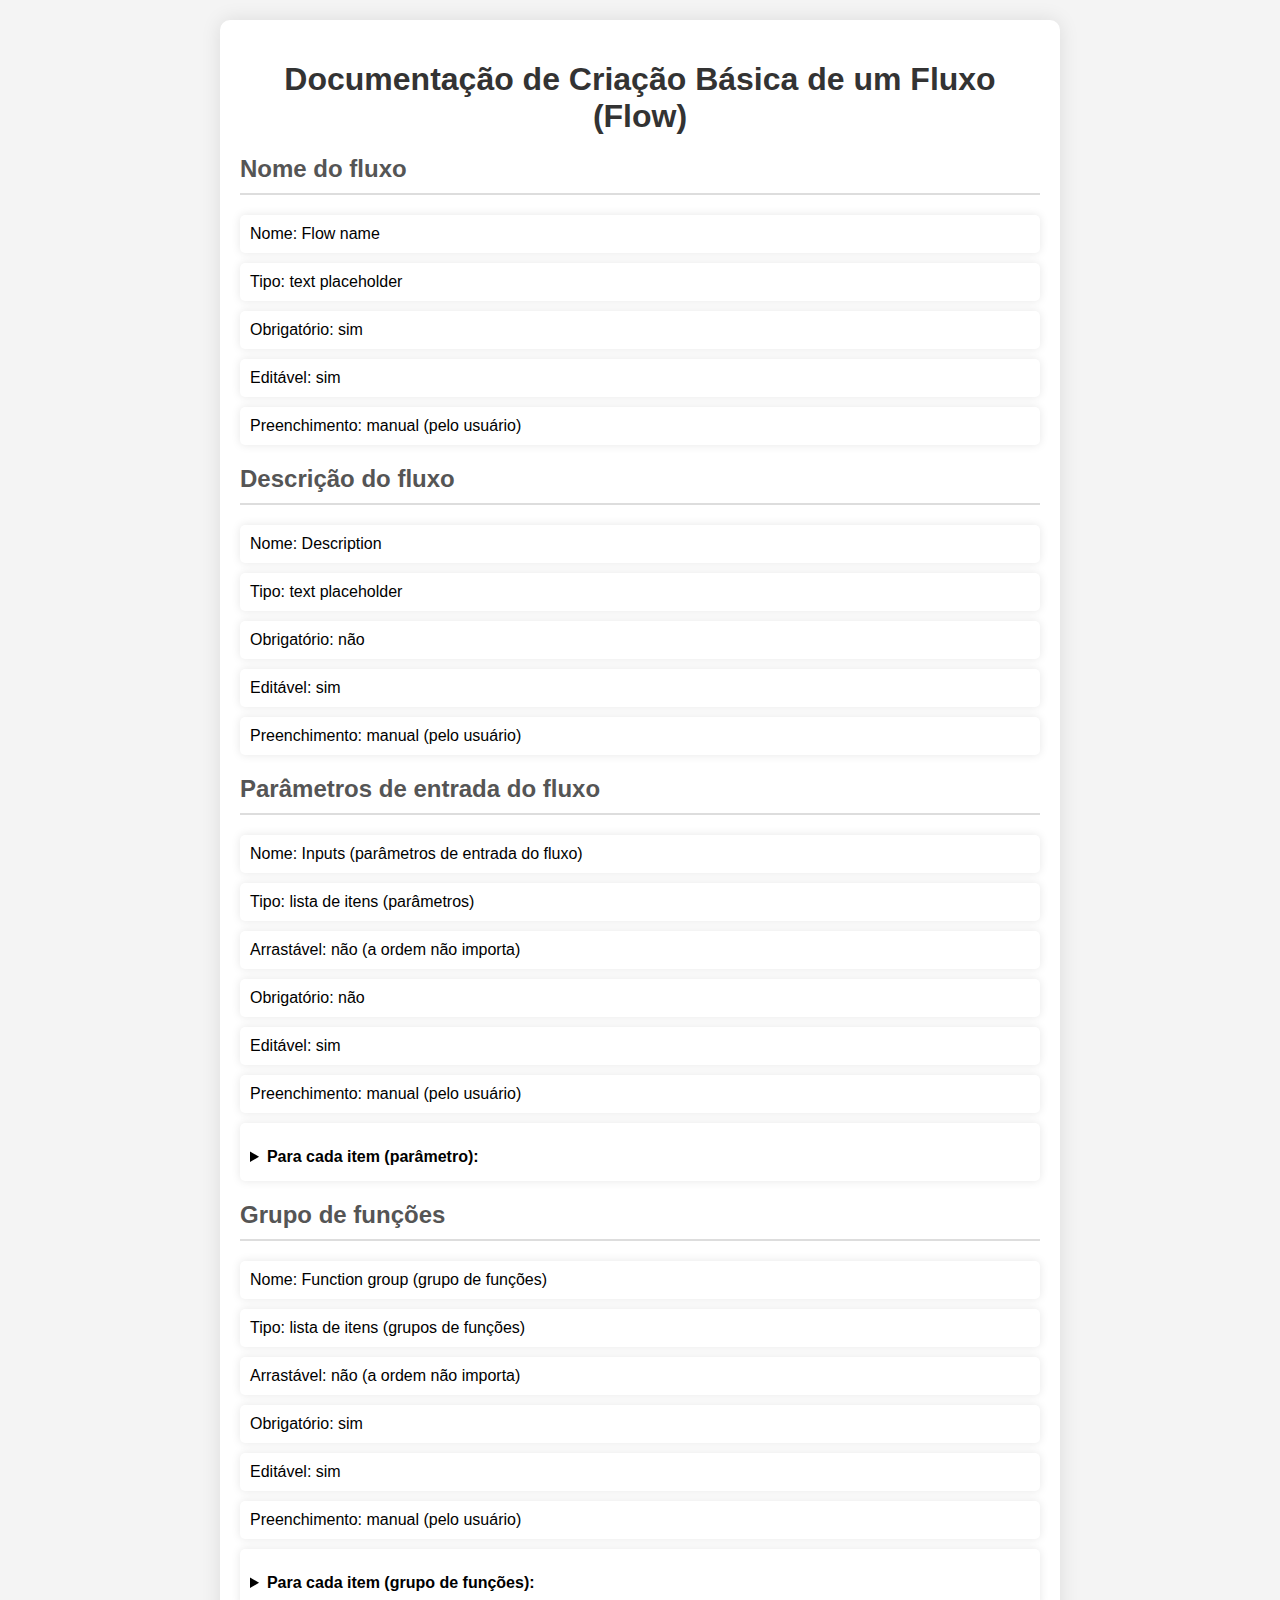
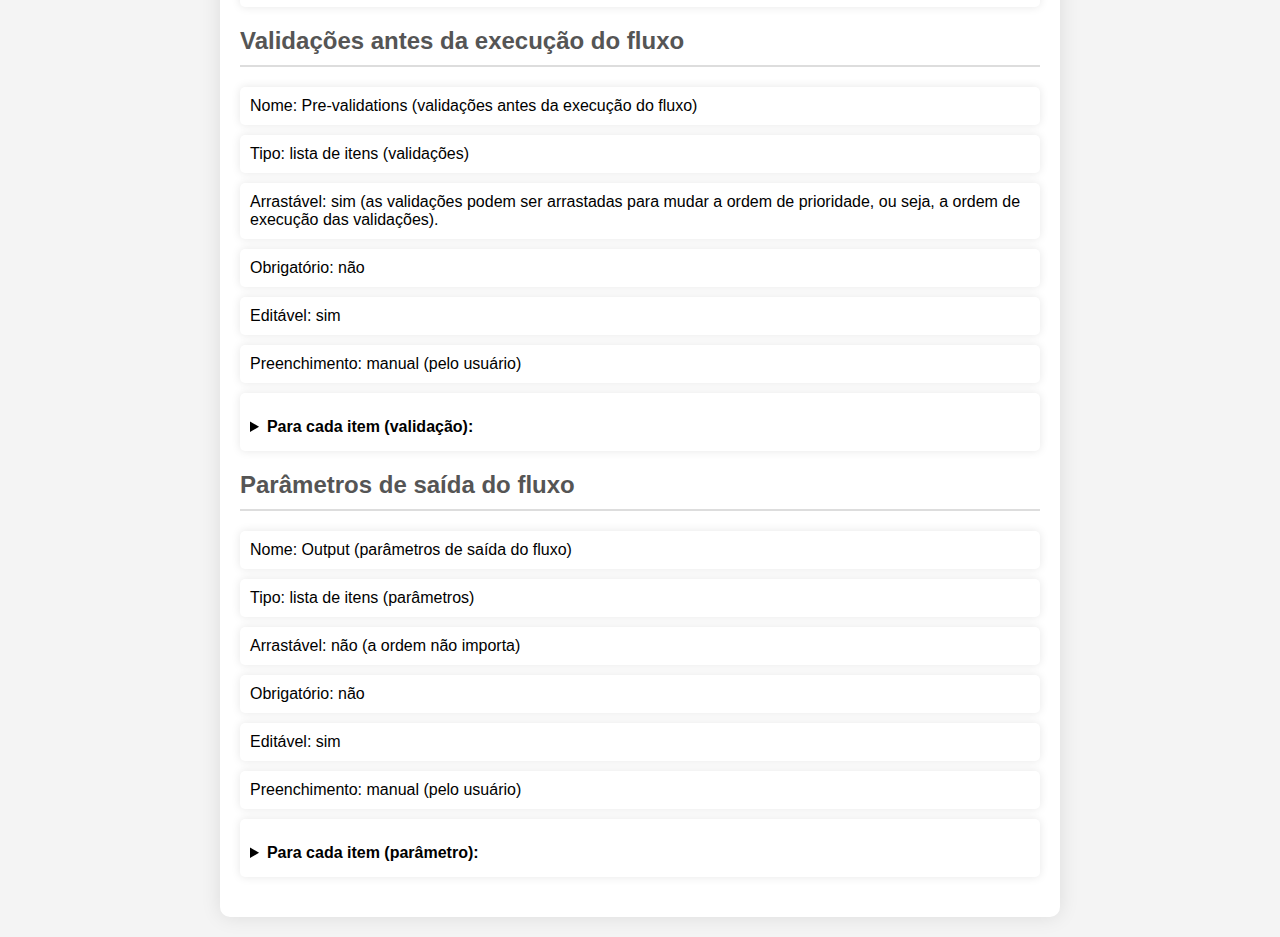
<file: flow/creating_flow.html>
<!DOCTYPE html>
<html lang="pt-BR">
<head>
    <meta charset="UTF-8">
    <title>Documentação de Criação Básica de um Fluxo (Flow)</title>
    <style>
        body {
            font-family: Arial, sans-serif;
            margin: 0;
            padding: 20px;
            background-color: #f4f4f4;
        }

        h1 {
            color: #333;
            text-align: center;
            margin-bottom: 20px;
        }

        h2 {
            color: #555;
            margin-top: 20px;
        }

        h3 {
            color: #777;
            margin-top: 15px;
        }

        ul {
            list-style-type: none;
            padding: 0;
        }

        li {
            background: #fff;
            margin: 10px 0;
            padding: 10px;
            border-radius: 5px;
            box-shadow: 0 0 10px rgba(0, 0, 0, 0.1);
        }

        summary {
            font-weight: bold;
            cursor: pointer;
        }

        details {
            margin-top: 10px;
        }

        details summary {
            padding: 5px 0;
        }

        details ul {
            padding-left: 20px;
        }

        details ul li {
            background: #f9f9f9;
            margin: 5px 0;
        }

        .container {
            max-width: 800px;
            margin: auto;
            background: #fff;
            padding: 20px;
            border-radius: 10px;
            box-shadow: 0 0 20px rgba(0, 0, 0, 0.1);
        }

        .section-title {
            border-bottom: 2px solid #ddd;
            padding-bottom: 10px;
            margin-bottom: 20px;
        }

        .section-content {
            margin-bottom: 20px;
        }

        .section-content ul {
            margin-bottom: 20px;
        }
    </style>
</head>
<body>

<div class="container">
    <h1>Documentação de Criação Básica de um Fluxo (Flow)</h1>

    <section>
        <h2 class="section-title">Nome do fluxo</h2>
        <div class="section-content">
            <ul>
                <li>Nome: Flow name</li>
                <li>Tipo: text placeholder</li>
                <li>Obrigatório: sim</li>
                <li>Editável: sim</li>
                <li>Preenchimento: manual (pelo usuário)</li>
            </ul>
        </div>
    </section>

    <section>
        <h2 class="section-title">Descrição do fluxo</h2>
        <div class="section-content">
            <ul>
                <li>Nome: Description</li>
                <li>Tipo: text placeholder</li>
                <li>Obrigatório: não</li>
                <li>Editável: sim</li>
                <li>Preenchimento: manual (pelo usuário)</li>
            </ul>
        </div>
    </section>

    <section>
        <h2 class="section-title">Parâmetros de entrada do fluxo</h2>
        <div class="section-content">
            <ul>
                <li>Nome: Inputs (parâmetros de entrada do fluxo)</li>
                <li>Tipo: lista de itens (parâmetros)</li>
                <li>Arrastável: não (a ordem não importa)</li>
                <li>Obrigatório: não</li>
                <li>Editável: sim</li>
                <li>Preenchimento: manual (pelo usuário)</li>
                <li>
                    <details>
                        <summary>Para cada item (parâmetro):</summary>
                        <ul>
                            <li>
                                <h3>Nome do parâmetro</h3>
                                <ul>
                                    <li>Nome: key</li>
                                    <li>Tipo: text placeholder</li>
                                    <li>Obrigatório: sim</li>
                                </ul>
                            </li>
                            <li>
                                <h3>Tipo do parâmetro</h3>
                                <ul>
                                    <li>Nome: type</li>
                                    <li>Tipo: seleção (string; number; boolean; list; object; date; null)</li>
                                    <li>Obrigatório: sim</li>
                                </ul>
                            </li>
                            <li>
                                <h3>Novo nome dado ao parâmetro</h3>
                                <ul>
                                    <li>Nome: new_key</li>
                                    <li>Tipo: text placeholder</li>
                                    <li>Obrigatório: não</li>
                                    <li>Observação: O usuário deve preencher este campo apenas se desejar renomear o
                                        parâmetro.
                                        Por exemplo, se o nome do parâmetro for 'cpf' e o usuário quiser que seja 'CPF',
                                        ele
                                        deve preencher este campo com 'CPF'.
                                    </li>
                                </ul>
                            </li>
                        </ul>
                    </details>
                </li>
            </ul>
        </div>
    </section>

    <section>
        <h2 class="section-title">Grupo de funções</h2>
        <div class="section-content">
            <ul>
                <li>Nome: Function group (grupo de funções)</li>
                <li>Tipo: lista de itens (grupos de funções)</li>
                <li>Arrastável: não (a ordem não importa)</li>
                <li>Obrigatório: sim</li>
                <li>Editável: sim</li>
                <li>Preenchimento: manual (pelo usuário)</li>
                <li>
                    <details>
                        <summary>Para cada item (grupo de funções):</summary>
                        <ul>
                            <li>
                                <h3>Nome do grupo de funções</h3>
                                <ul>
                                    <li>Nome: Group name</li>
                                    <li>Tipo: text</li>
                                    <li>Obrigatório: sim</li>
                                    <li>Editável: não</li>
                                    <li>Preenchimento: automático</li>
                                    <li>Observação: O nome do grupo de funções será sempre 'group1', 'group2', 'group3',
                                        etc.
                                    </li>
                                </ul>
                            </li>
                            <li>
                                <h3>Funções</h3>
                                <ul>
                                    <li>Nome: Functions (funções)</li>
                                    <li>Tipo: lista de itens (funções)</li>
                                    <li>Arrastável: sim (as funções podem ser arrastadas para diferentes grupos de
                                        funções).
                                    </li>
                                    <li>Obrigatório: sim</li>
                                    <li>Editável: sim</li>
                                    <li>Preenchimento: manual (pelo usuário)</li>
                                    <li>
                                        <details>
                                            <summary>Para cada item (função):</summary>
                                            <ul>
                                                <li>
                                                    <h3>Nome da função</h3>
                                                    <ul>
                                                        <li>Nome: Function name</li>
                                                        <li>Tipo: text placeholder</li>
                                                        <li>Obrigatório: sim</li>
                                                        <li>Editável: sim</li>
                                                        <li>Preenchimento: manual (pelo usuário)</li>
                                                    </ul>
                                                </li>
                                                <li>
                                                    <h3>Comando Curl da função</h3>
                                                    <ul>
                                                        <li>Nome: Command Curl</li>
                                                        <li>Tipo: text placeholder</li>
                                                        <li>Obrigatório: sim</li>
                                                        <li>Editável: sim</li>
                                                        <li>Preenchimento: manual (pelo usuário)</li>
                                                        <li>Observação: Após inserir o Comando Curl, os parâmetros de
                                                            entrada da
                                                            função (inputs)
                                                            aparecerão automaticamente.
                                                        </li>
                                                    </ul>
                                                </li>
                                                <li>
                                                    <h3>Parâmetros de entrada da função</h3>
                                                    <ul>
                                                        <li>Nome: Inputs (parâmetros de entrada da função)</li>
                                                        <li>Tipo: lista de itens (header, body, query params)</li>
                                                        <li>Arrastável: não (a ordem não importa)</li>
                                                        <li>Obrigatório: sim</li>
                                                        <li>Editável: não</li>
                                                        <li>Preenchimento: automático (após inserir o Comando Curl)</li>
                                                        <li>
                                                            <details>
                                                                <summary>Para cada item (header, body, query params):
                                                                </summary>
                                                                <ul>
                                                                    <li>
                                                                        <h3>Nome do parâmetro</h3>
                                                                        <ul>
                                                                            <li>Nome: key</li>
                                                                            <li>Tipo: text</li>
                                                                            <li>Obrigatório: sim</li>
                                                                            <li>Editável: não</li>
                                                                            <li>Preenchimento: automático</li>
                                                                        </ul>
                                                                    </li>
                                                                    <li>
                                                                        <h3>Tipo do parâmetro</h3>
                                                                        <ul>
                                                                            <li>Nome: type</li>
                                                                            <li>Tipo: seleção (string; number; boolean;
                                                                                list;
                                                                                object; date; null)
                                                                            </li>
                                                                            <li>Obrigatório: sim</li>
                                                                            <li>Editável: sim</li>
                                                                            <li>Preenchimento: automático</li>
                                                                        </ul>
                                                                    </li>
                                                                    <li>
                                                                        <h3>Indicador se o parâmetro é obrigatório</h3>
                                                                        <ul>
                                                                            <li>Nome: required</li>
                                                                            <li>Tipo: booleano</li>
                                                                            <li>Obrigatório: sim</li>
                                                                            <li>Editável: sim</li>
                                                                            <li>Preenchimento: manual</li>
                                                                        </ul>
                                                                    </li>
                                                                    <li>
                                                                        <h3>Indicador se o parâmetro é dinâmico</h3>
                                                                        <ul>
                                                                            <li>Nome: dynamic</li>
                                                                            <li>Tipo: booleano</li>
                                                                            <li>Obrigatório: sim</li>
                                                                            <li>Editável: sim</li>
                                                                            <li>Preenchimento: manual</li>
                                                                        </ul>
                                                                    </li>
                                                                    <li>
                                                                        <h3>Valor do parâmetro</h3>
                                                                        <ul>
                                                                            <li>Nome: value</li>
                                                                            <li>
                                                                                Tipo: placeholder dependendo do type
                                                                                selecionado
                                                                                (se não for
                                                                                dinâmico) / text placeholder com tabela
                                                                                JSON
                                                                                Path Finder (se for
                                                                                dinâmico)
                                                                            </li>
                                                                            <li>Obrigatório: sim</li>
                                                                            <li>Editável: sim</li>
                                                                            <li>Preenchimento: manual</li>
                                                                            <li>Observação: Se o parâmetro for marcado
                                                                                como
                                                                                dinâmico, o valor será preenchido
                                                                                selecionando um dos valores disponíveis
                                                                                na
                                                                                tabela (tipo tabela JSON Path Finder).
                                                                                Caso
                                                                                contrário, o valor será preenchido
                                                                                manualmente
                                                                                (tipo placeholder dependendo do type
                                                                                selecionado).
                                                                            </li>
                                                                        </ul>
                                                                    </li>
                                                                </ul>
                                                            </details>
                                                        </li>
                                                    </ul>
                                                </li>
                                                <li>
                                                    <h3>Parâmetros de saída da função</h3>
                                                    <ul>
                                                        <li>Nome: Output (parâmetros de saída da função)</li>
                                                        <li>Tipo: lista de itens (parâmetros)</li>
                                                        <li>Arrastável: não (a ordem não importa)</li>
                                                        <li>Obrigatório: não</li>
                                                        <li>Editável: sim</li>
                                                        <li>Preenchimento: automático (executando a função) ou manual
                                                            (pelo
                                                            usuário)
                                                        </li>
                                                        <li>
                                                            <details>
                                                                <summary>Para cada item (parâmetro):</summary>
                                                                <ul>
                                                                    <li>
                                                                        <h3>Nome do parâmetro</h3>
                                                                        <ul>
                                                                            <li>Nome: key</li>
                                                                            <li>Tipo: text placeholder / text</li>
                                                                            <li>Obrigatório: sim</li>
                                                                            <li>
                                                                                <details>
                                                                                    <summary>Se for escolhido a opção de
                                                                                        preenchimento manual:
                                                                                    </summary>
                                                                                    <ul>
                                                                                        <li>Editável: sim</li>
                                                                                        <li>Preenchimento: manual</li>
                                                                                    </ul>
                                                                                </details>
                                                                            </li>
                                                                            <li>
                                                                                <details>
                                                                                    <summary>Se for escolhido a opção de
                                                                                        preenchimento automático:
                                                                                    </summary>
                                                                                    <ul>
                                                                                        <li>Editável: não</li>
                                                                                        <li>Preenchimento: automático
                                                                                        </li>
                                                                                    </ul>
                                                                                </details>
                                                                            </li>
                                                                        </ul>
                                                                    </li>
                                                                    <li>
                                                                        <h3>Tipo do parâmetro</h3>
                                                                        <ul>
                                                                            <li>Nome: type</li>
                                                                            <li>Tipo: seleção (string; number; boolean;
                                                                                list;
                                                                                object; date; null)
                                                                            </li>
                                                                            <li>Obrigatório: sim</li>
                                                                            <li>
                                                                                <details>
                                                                                    <summary>Se for escolhido a opção de
                                                                                        preenchimento manual:
                                                                                    </summary>
                                                                                    <ul>
                                                                                        <li>Editável: sim</li>
                                                                                        <li>Preenchimento: manual</li>
                                                                                    </ul>
                                                                                </details>
                                                                            </li>
                                                                            <li>
                                                                                <details>
                                                                                    <summary>Se for escolhido a opção de
                                                                                        preenchimento automático:
                                                                                    </summary>
                                                                                    <ul>
                                                                                        <li>Editável: sim</li>
                                                                                        <li>Preenchimento: automático
                                                                                        </li>
                                                                                    </ul>
                                                                                </details>
                                                                            </li>
                                                                        </ul>
                                                                    </li>
                                                                    <li>
                                                                        <h3>Novo nome dado ao parâmetro</h3>
                                                                        <ul>
                                                                            <li>Nome: new_key</li>
                                                                            <li>Tipo: text placeholder</li>
                                                                            <li>Obrigatório: não</li>
                                                                            <li>Editável: sim</li>
                                                                            <li>Preenchimento: manual</li>
                                                                            <li>Observação: O usuário deve preencher
                                                                                este campo
                                                                                apenas se desejar
                                                                                renomear o parâmetro.
                                                                                Por exemplo, se o nome do parâmetro for
                                                                                'cpf' e
                                                                                o usuário quiser que
                                                                                seja 'CPF', ele
                                                                                deve preencher este campo com 'CPF'.
                                                                            </li>
                                                                        </ul>
                                                                    </li>
                                                                </ul>
                                                            </details>
                                                        </li>
                                                    </ul>
                                                </li>
                                                <li>
                                                    <h3>Validações após execução da função</h3>
                                                    <ul>
                                                        <li>Nome: Post-validations (validações após execução da
                                                            função)
                                                        </li>
                                                        <li>Tipo: lista de itens (validações)</li>
                                                        <li>
                                                            Arrastável: sim (as validações podem ser arrastadas para
                                                            mudar a
                                                            ordem de prioridade, ou seja, a ordem de execução das
                                                            validações).
                                                        </li>
                                                        <li>Obrigatório: não</li>
                                                        <li>Editável: sim</li>
                                                        <li>Preenchimento: manual (pelo usuário)</li>
                                                        <li>
                                                            <details>
                                                                <summary>Para cada item (validação):</summary>
                                                                <ul>
                                                                    <li>
                                                                        <h3>Nome da validação</h3>
                                                                        <ul>
                                                                            <li>Nome: Post-validation name</li>
                                                                            <li>Tipo: text placeholder</li>
                                                                            <li>Obrigatório: sim</li>
                                                                        </ul>
                                                                    </li>
                                                                    <li>
                                                                        <h3>Condições</h3>
                                                                        <ul>
                                                                            <li>Nome: Conditions</li>
                                                                            <li>Tipo: lista de itens (condições)</li>
                                                                            <li>
                                                                                Arrastável: sim (as condições podem ser
                                                                                arrastadas para mudar a
                                                                                ordem de prioridade, ou seja, a ordem de
                                                                                execução das condições).
                                                                            </li>
                                                                            <li>Obrigatório: sim</li>
                                                                            <li>Observação: Em casos de mais de uma
                                                                                condição,
                                                                                habilitar a opção de
                                                                                'E' ou 'OU' (operador lógico indicando
                                                                                se todas
                                                                                as condições
                                                                                devem ser
                                                                                verdadeiras ou se pelo menos uma delas
                                                                                deve ser
                                                                                verdadeira).
                                                                            </li>
                                                                            <li>
                                                                                <details>
                                                                                    <summary>Para cada item
                                                                                        (condição):
                                                                                    </summary>
                                                                                    <ul>
                                                                                        <li>
                                                                                            <h3>Caminho do parâmetro que
                                                                                                será
                                                                                                validado</h3>
                                                                                            <ul>
                                                                                                <li>Nome: path</li>
                                                                                                <li>Tipo: text
                                                                                                    placeholder com
                                                                                                    tabela JSON Path
                                                                                                    Finder
                                                                                                </li>
                                                                                                <li>Obrigatório: sim
                                                                                                </li>
                                                                                            </ul>
                                                                                        </li>
                                                                                        <li>
                                                                                            <h3>Operador de
                                                                                                comparação</h3>
                                                                                            <ul>
                                                                                                <li>Nome: operator</li>
                                                                                                <li>Tipo: seleção (==;
                                                                                                    !=; >; <;
                                                                                                    >=; <=; in; not in)
                                                                                                </li>
                                                                                                <li>Obrigatório: sim
                                                                                                </li>
                                                                                            </ul>
                                                                                        </li>
                                                                                        <li>
                                                                                            <h3>Tipo que deve ter o
                                                                                                parâmetro</h3>
                                                                                            <ul>
                                                                                                <li>Nome: type</li>
                                                                                                <li>Tipo: seleção
                                                                                                    (string;
                                                                                                    number; boolean;
                                                                                                    list;
                                                                                                    object; date; null)
                                                                                                </li>
                                                                                                <li>Obrigatório: sim
                                                                                                </li>
                                                                                            </ul>
                                                                                        </li>
                                                                                        <li>
                                                                                            <h3>Valor que será
                                                                                                comparado</h3>
                                                                                            <ul>
                                                                                                <li>Nome: value</li>
                                                                                                <li>Tipo: placeholder
                                                                                                    dependendo
                                                                                                    do type selecionado
                                                                                                </li>
                                                                                                <li>Obrigatório: sim
                                                                                                </li>
                                                                                                <li>Observação: Não terá
                                                                                                    este
                                                                                                    campo, quando o
                                                                                                    'Tipo
                                                                                                    que deve ter o
                                                                                                    parâmetro
                                                                                                    (type)' selecionado
                                                                                                    for
                                                                                                    'null'.
                                                                                                </li>
                                                                                            </ul>
                                                                                        </li>
                                                                                    </ul>
                                                                                </details>
                                                                            </li>
                                                                        </ul>
                                                                    </li>
                                                                    <li>
                                                                        <h3>Ação caso a validação seja verdadeira</h3>
                                                                        <ul>
                                                                            <li>Nome: Action (ação caso a validação seja
                                                                                verdadeira)
                                                                            </li>
                                                                            <li>Tipo: seleção (Parar execução; Continuar
                                                                                execução)
                                                                            </li>
                                                                            <li>Obrigatório: sim</li>
                                                                        </ul>
                                                                    </li>
                                                                    <li>
                                                                        <h3>Retorno caso a validação pare a
                                                                            execução</h3>
                                                                        <ul>
                                                                            <li>Nome: Return on stop (retorno caso a
                                                                                validação
                                                                                pare a execução)
                                                                            </li>
                                                                            <li>Tipo: lista de itens (parâmetros)</li>
                                                                            <li>Arrastável: não (a ordem não importa)
                                                                            </li>
                                                                            <li>Obrigatório: sim</li>
                                                                            <li>
                                                                                <details>
                                                                                    <summary>Para cada item
                                                                                        (parâmetro):
                                                                                    </summary>
                                                                                    <ul>
                                                                                        <li>
                                                                                            <h3>Nome do parâmetro</h3>
                                                                                            <ul>
                                                                                                <li>Nome: key</li>
                                                                                                <li>Tipo: text
                                                                                                    placeholder
                                                                                                </li>
                                                                                                <li>Obrigatório: sim
                                                                                                </li>
                                                                                            </ul>
                                                                                        </li>
                                                                                        <li>
                                                                                            <h3>Tipo do parâmetro</h3>
                                                                                            <ul>
                                                                                                <li>Nome: type</li>
                                                                                                <li>Tipo: seleção
                                                                                                    (string;
                                                                                                    number; boolean;
                                                                                                    list;
                                                                                                    object; date; null)
                                                                                                </li>
                                                                                                <li>Obrigatório: sim
                                                                                                </li>
                                                                                            </ul>
                                                                                        </li>
                                                                                        <li>
                                                                                            <h3>Valor do parâmetro</h3>
                                                                                            <ul>
                                                                                                <li>Nome: value</li>
                                                                                                <li>Tipo: placeholder
                                                                                                    dependendo
                                                                                                    do type selecionado
                                                                                                </li>
                                                                                                <li>Obrigatório: sim
                                                                                                </li>
                                                                                                <li>Observação: Não terá
                                                                                                    este
                                                                                                    campo, quando o
                                                                                                    'Tipo
                                                                                                    que deve ter o
                                                                                                    parâmetro
                                                                                                    (type)' selecionado
                                                                                                    for
                                                                                                    'null'.
                                                                                                </li>
                                                                                            </ul>
                                                                                        </li>
                                                                                    </ul>
                                                                                </details>
                                                                            </li>
                                                                        </ul>
                                                                    </li>
                                                                </ul>
                                                            </details>
                                                        </li>
                                                    </ul>
                                                </li>
                                                <li>
                                                    <h3>Listas de saída da função que serão filtradas</h3>
                                                    <ul>
                                                        <li>Nome: Filtered output lists (listas de saída da função que
                                                            serão
                                                            filtradas)
                                                        </li>
                                                        <li>Tipo: lista de itens (listas)</li>
                                                        <li>Arrastável: não (a ordem não importa)</li>
                                                        <li>Obrigatório: não</li>
                                                        <li>Editável: sim</li>
                                                        <li>Preenchimento: manual (pelo usuário)</li>
                                                        <li>
                                                            <details>
                                                                <summary>Para cada item (lista):</summary>
                                                                <ul>
                                                                    <li>
                                                                        <h3>Nome da lista no retorno</h3>
                                                                        <ul>
                                                                            <li>Nome: Name</li>
                                                                            <li>Tipo: text placeholder</li>
                                                                            <li>Obrigatório: sim</li>
                                                                        </ul>
                                                                    </li>
                                                                    <li>
                                                                        <h3>Caminho da lista que será filtrada</h3>
                                                                        <ul>
                                                                            <li>Nome: Path</li>
                                                                            <li>Tipo: text placeholder com tabela JSON
                                                                                Path Finder
                                                                            </li>
                                                                            <li>Obrigatório: sim</li>
                                                                        </ul>
                                                                    </li>
                                                                    <li>
                                                                        <h3>Quantidade de itens que serão selecionados
                                                                            da lista</h3>
                                                                        <ul>
                                                                            <li>Nome: Number of items</li>
                                                                            <li>Tipo: number placeholder</li>
                                                                            <li>Obrigatório: sim</li>
                                                                        </ul>
                                                                    </li>
                                                                    <li>
                                                                        <h3>Lista de itens que serão selecionados da
                                                                            lista</h3>
                                                                        <ul>
                                                                            <li>Nome: Itens</li>
                                                                            <li>Tipo: lista de itens (item)</li>
                                                                            <li>
                                                                                Arrastável: sim (os itens podem ser
                                                                                arrastados
                                                                                para mudar a ordem de prioridade, ou
                                                                                seja, a ordem
                                                                                de itens que serão selecionados).
                                                                            </li>
                                                                            <li>Obrigatório: sim</li>
                                                                            <li>
                                                                                <details>
                                                                                    <summary>Para cada item (item):
                                                                                    </summary>
                                                                                    <ul>
                                                                                        <li>
                                                                                            <h3>Nome do item</h3>
                                                                                            <ul>
                                                                                                <li>Nome: Name</li>
                                                                                                <li>Tipo: text
                                                                                                    placeholder
                                                                                                </li>
                                                                                                <li>Obrigatório: sim
                                                                                                </li>
                                                                                            </ul>
                                                                                        </li>
                                                                                        <li>
                                                                                            <h3>Caminho do parâmetro que
                                                                                                será
                                                                                                validado</h3>
                                                                                            <ul>
                                                                                                <li>Nome: path</li>
                                                                                                <li>Tipo: text
                                                                                                    placeholder com
                                                                                                    tabela JSON Path
                                                                                                    Finder
                                                                                                </li>
                                                                                                <li>Obrigatório: sim
                                                                                                </li>
                                                                                            </ul>
                                                                                        </li>
                                                                                        <li>
                                                                                            <h3>Tipo que deve ter o
                                                                                                parâmetro</h3>
                                                                                            <ul>
                                                                                                <li>Nome: type</li>
                                                                                                <li>Tipo: seleção
                                                                                                    (string;
                                                                                                    number; boolean;
                                                                                                    list;
                                                                                                    object; date)
                                                                                                </li>
                                                                                                <li>Obrigatório: sim
                                                                                                </li>
                                                                                            </ul>
                                                                                        </li>
                                                                                        <li>
                                                                                            <h3>Valor que deve ter o
                                                                                                parâmetro</h3>
                                                                                            <ul>
                                                                                                <li>Nome: value</li>
                                                                                                <li>Tipo: placeholder
                                                                                                    dependendo
                                                                                                    do type selecionado
                                                                                                </li>
                                                                                                <li>Obrigatório: sim
                                                                                                </li>
                                                                                            </ul>
                                                                                        </li>
                                                                                        <li>
                                                                                            <h3>Lista de regras que
                                                                                                devem ser
                                                                                                verdadeiras para que o
                                                                                                item seja
                                                                                                selecionado</h3>
                                                                                            <ul>
                                                                                                <li>Nome: Rules (regras
                                                                                                    que
                                                                                                    devem ser
                                                                                                    verdadeiras)
                                                                                                </li>
                                                                                                <li>Tipo: lista de itens
                                                                                                    (regra)
                                                                                                </li>
                                                                                                <li>
                                                                                                    Arrastável: sim (as
                                                                                                    regras
                                                                                                    podem ser arrastadas
                                                                                                    para
                                                                                                    mudar a ordem de
                                                                                                    prioridade,
                                                                                                    ou seja, a ordem de
                                                                                                    execução
                                                                                                    das regras).
                                                                                                </li>
                                                                                                <li>Obrigatório: sim
                                                                                                </li>
                                                                                                <li>
                                                                                                    <details>
                                                                                                        <summary>Para
                                                                                                            cada item
                                                                                                            (regra):
                                                                                                        </summary>
                                                                                                        <ul>
                                                                                                            <li>
                                                                                                                <h3>Nome
                                                                                                                    da
                                                                                                                    regra</h3>
                                                                                                                <ul>
                                                                                                                    <li>
                                                                                                                        Nome:
                                                                                                                        Rule
                                                                                                                        name
                                                                                                                    </li>
                                                                                                                    <li>
                                                                                                                        Tipo:
                                                                                                                        text
                                                                                                                        placeholder
                                                                                                                    </li>
                                                                                                                    <li>
                                                                                                                        Obrigatório:
                                                                                                                        sim
                                                                                                                    </li>
                                                                                                                </ul>
                                                                                                            </li>
                                                                                                            <li>
                                                                                                                <h3>
                                                                                                                    Condições</h3>
                                                                                                                <ul>
                                                                                                                    <li>
                                                                                                                        Nome:
                                                                                                                        Conditions
                                                                                                                    </li>
                                                                                                                    <li>
                                                                                                                        Tipo:
                                                                                                                        lista
                                                                                                                        de
                                                                                                                        itens
                                                                                                                        (condições)
                                                                                                                    </li>
                                                                                                                    <li>
                                                                                                                        Arrastável:
                                                                                                                        sim
                                                                                                                        (as
                                                                                                                        condições
                                                                                                                        podem
                                                                                                                        ser
                                                                                                                        arrastadas
                                                                                                                        para
                                                                                                                        mudar
                                                                                                                        a
                                                                                                                        ordem
                                                                                                                        de
                                                                                                                        prioridade,
                                                                                                                        ou
                                                                                                                        seja,
                                                                                                                        a
                                                                                                                        ordem
                                                                                                                        de
                                                                                                                        execução
                                                                                                                        das
                                                                                                                        condições).
                                                                                                                    </li>
                                                                                                                    <li>
                                                                                                                        Obrigatório:
                                                                                                                        sim
                                                                                                                    </li>
                                                                                                                    <li>
                                                                                                                        Observação:
                                                                                                                        Em
                                                                                                                        casos
                                                                                                                        de
                                                                                                                        mais
                                                                                                                        de
                                                                                                                        uma
                                                                                                                        condição,
                                                                                                                        habilitar
                                                                                                                        a
                                                                                                                        opção
                                                                                                                        de
                                                                                                                        'E'
                                                                                                                        ou
                                                                                                                        'OU'
                                                                                                                        (operador
                                                                                                                        lógico
                                                                                                                        indicando
                                                                                                                        se
                                                                                                                        todas
                                                                                                                        as
                                                                                                                        condições
                                                                                                                        devem
                                                                                                                        ser
                                                                                                                        verdadeiras
                                                                                                                        ou
                                                                                                                        se
                                                                                                                        pelo
                                                                                                                        menos
                                                                                                                        uma
                                                                                                                        delas
                                                                                                                        deve
                                                                                                                        ser
                                                                                                                        verdadeira).
                                                                                                                    </li>
                                                                                                                    <li>
                                                                                                                        <details>
                                                                                                                            <summary>
                                                                                                                                Para
                                                                                                                                cada
                                                                                                                                item
                                                                                                                                (condição):
                                                                                                                            </summary>
                                                                                                                            <ul>
                                                                                                                                <li>
                                                                                                                                    <h3>
                                                                                                                                        Caminho
                                                                                                                                        do
                                                                                                                                        parâmetro
                                                                                                                                        que
                                                                                                                                        será
                                                                                                                                        validado</h3>
                                                                                                                                    <ul>
                                                                                                                                        <li>
                                                                                                                                            Nome:
                                                                                                                                            path
                                                                                                                                        </li>
                                                                                                                                        <li>
                                                                                                                                            Tipo:
                                                                                                                                            text
                                                                                                                                            placeholder
                                                                                                                                            com
                                                                                                                                            tabela
                                                                                                                                            JSON
                                                                                                                                            Path
                                                                                                                                            Finder
                                                                                                                                        </li>
                                                                                                                                        <li>
                                                                                                                                            Obrigatório:
                                                                                                                                            sim
                                                                                                                                        </li>
                                                                                                                                    </ul>
                                                                                                                                </li>
                                                                                                                                <li>
                                                                                                                                    <h3>
                                                                                                                                        Operador
                                                                                                                                        de
                                                                                                                                        comparação</h3>
                                                                                                                                    <ul>
                                                                                                                                        <li>
                                                                                                                                            Nome:
                                                                                                                                            operator
                                                                                                                                        </li>
                                                                                                                                        <li>
                                                                                                                                            Tipo:
                                                                                                                                            seleção
                                                                                                                                            (==;
                                                                                                                                            !=;
                                                                                                                                            >;
                                                                                                                                            <;
                                                                                                                                            >=;
                                                                                                                                            <=;
                                                                                                                                            in;
                                                                                                                                            not
                                                                                                                                            in)
                                                                                                                                        </li>
                                                                                                                                        <li>
                                                                                                                                            Obrigatório:
                                                                                                                                            sim
                                                                                                                                        </li>
                                                                                                                                    </ul>
                                                                                                                                </li>
                                                                                                                                <li>
                                                                                                                                    <h3>
                                                                                                                                        Tipo
                                                                                                                                        que
                                                                                                                                        deve
                                                                                                                                        ter
                                                                                                                                        o
                                                                                                                                        parâmetro</h3>
                                                                                                                                    <ul>
                                                                                                                                        <li>
                                                                                                                                            Nome:
                                                                                                                                            type
                                                                                                                                        </li>
                                                                                                                                        <li>
                                                                                                                                            Tipo:
                                                                                                                                            seleção
                                                                                                                                            (string;
                                                                                                                                            number;
                                                                                                                                            boolean;
                                                                                                                                            list;
                                                                                                                                            object;
                                                                                                                                            date;
                                                                                                                                            null)
                                                                                                                                        </li>
                                                                                                                                        <li>
                                                                                                                                            Obrigatório:
                                                                                                                                            sim
                                                                                                                                        </li>
                                                                                                                                    </ul>
                                                                                                                                </li>
                                                                                                                                <li>
                                                                                                                                    <h3>
                                                                                                                                        Valor
                                                                                                                                        que
                                                                                                                                        será
                                                                                                                                        comparado</h3>
                                                                                                                                    <ul>
                                                                                                                                        <li>
                                                                                                                                            Nome:
                                                                                                                                            value
                                                                                                                                        </li>
                                                                                                                                        <li>
                                                                                                                                            Tipo:
                                                                                                                                            placeholder
                                                                                                                                            dependendo
                                                                                                                                            do
                                                                                                                                            type
                                                                                                                                            selecionado
                                                                                                                                        </li>
                                                                                                                                        <li>
                                                                                                                                            Obrigatório:
                                                                                                                                            sim
                                                                                                                                        </li>
                                                                                                                                        <li>
                                                                                                                                            Observação:
                                                                                                                                            Não
                                                                                                                                            terá
                                                                                                                                            este
                                                                                                                                            campo,
                                                                                                                                            quando
                                                                                                                                            o
                                                                                                                                            'Tipo
                                                                                                                                            que
                                                                                                                                            deve
                                                                                                                                            ter
                                                                                                                                            o
                                                                                                                                            parâmetro
                                                                                                                                            (type)'
                                                                                                                                            selecionado
                                                                                                                                            for
                                                                                                                                            'null'.
                                                                                                                                        </li>
                                                                                                                                    </ul>
                                                                                                                                </li>
                                                                                                                            </ul>
                                                                                                                        </details>
                                                                                                                    </li>
                                                                                                                </ul>
                                                                                                            </li>
                                                                                                        </ul>
                                                                                                    </details>
                                                                                                </li>
                                                                                            </ul>
                                                                                        </li>
                                                                                    </ul>
                                                                                </details>
                                                                            </li>
                                                                        </ul>
                                                                    </li>
                                                                    <li>
                                                                        <h3>Retorno caso não seja possível selecionar
                                                                            nenhum
                                                                            item da lista</h3>
                                                                        <ul>
                                                                            <li>Nome: Return on empty (retorno caso não
                                                                                seja
                                                                                possível selecionar
                                                                                nenhum item da lista)
                                                                            </li>
                                                                            <li>Tipo: lista de itens (parâmetros)</li>
                                                                            <li>Arrastável: não (a ordem não importa)
                                                                            </li>
                                                                            <li>Obrigatório: sim</li>
                                                                            <li>
                                                                                <details>
                                                                                    <summary>Para cada item
                                                                                        (parâmetro):
                                                                                    </summary>
                                                                                    <ul>
                                                                                        <li>
                                                                                            <h3>Nome do parâmetro</h3>
                                                                                            <ul>
                                                                                                <li>Nome: key</li>
                                                                                                <li>Tipo: text
                                                                                                    placeholder
                                                                                                </li>
                                                                                                <li>Obrigatório: sim
                                                                                                </li>
                                                                                            </ul>
                                                                                        </li>
                                                                                        <li>
                                                                                            <h3>Tipo do parâmetro</h3>
                                                                                            <ul>
                                                                                                <li>Nome: type</li>
                                                                                                <li>Tipo: seleção
                                                                                                    (string;
                                                                                                    number; boolean;
                                                                                                    list;
                                                                                                    object; date; null)
                                                                                                </li>
                                                                                                <li>Obrigatório: sim
                                                                                                </li>
                                                                                            </ul>
                                                                                        </li>
                                                                                        <li>
                                                                                            <h3>Valor do parâmetro</h3>
                                                                                            <ul>
                                                                                                <li>Nome: value</li>
                                                                                                <li>Tipo: placeholder
                                                                                                    dependendo
                                                                                                    do type selecionado
                                                                                                </li>
                                                                                                <li>Obrigatório: sim
                                                                                                </li>
                                                                                                <li>Observação: Não terá
                                                                                                    este
                                                                                                    campo, quando o
                                                                                                    'Tipo
                                                                                                    que deve ter o
                                                                                                    parâmetro
                                                                                                    (type)' selecionado
                                                                                                    for
                                                                                                    'null'.
                                                                                                </li>
                                                                                            </ul>
                                                                                        </li>
                                                                                    </ul>
                                                                                </details>
                                                                            </li>
                                                                        </ul>
                                                                    </li>
                                                                </ul>
                                                            </details>
                                                        </li>
                                                    </ul>
                                                </li>
                                            </ul>
                                        </details>
                                    </li>

                                </ul>
                            </li>
                        </ul>
                    </details>
                </li>
            </ul>
        </div>
    </section>

    <section>
        <h2 class="section-title">Validações antes da execução do fluxo</h2>
        <div class="section-content">
            <ul>
                <li>Nome: Pre-validations (validações antes da execução do fluxo)</li>
                <li>Tipo: lista de itens (validações)</li>
                <li>
                    Arrastável: sim (as validações podem ser arrastadas para mudar a ordem de prioridade, ou seja, a
                    ordem de
                    execução das validações).
                </li>
                <li>Obrigatório: não</li>
                <li>Editável: sim</li>
                <li>Preenchimento: manual (pelo usuário)</li>
                <li>
                    <details>
                        <summary>Para cada item (validação):</summary>
                        <ul>
                            <li>
                                <h3>Nome da validação</h3>
                                <ul>
                                    <li>Nome: Pre-validation name</li>
                                    <li>Tipo: text placeholder</li>
                                    <li>Obrigatório: sim</li>
                                </ul>
                            </li>
                            <li>
                                <h3>Condições</h3>
                                <ul>
                                    <li>Nome: Conditions</li>
                                    <li>Tipo: lista de itens (condições)</li>
                                    <li>
                                        Arrastável: sim (as condições podem ser arrastadas para mudar a ordem de
                                        prioridade, ou
                                        seja, a ordem de execução das condições).
                                    </li>
                                    <li>Obrigatório: sim</li>
                                    <li>Observação: Em casos de mais de uma condição, habilitar a opção de
                                        'E' ou 'OU' (operador lógico indicando se todas as condições
                                        devem ser
                                        verdadeiras ou se pelo menos uma delas deve ser verdadeira).
                                    </li>
                                    <li>
                                        <details>
                                            <summary>Para cada item (condição):</summary>
                                            <ul>
                                                <li>
                                                    <h3>Caminho do parâmetro que será validado</h3>
                                                    <ul>
                                                        <li>Nome: path</li>
                                                        <li>Tipo: text placeholder com tabela JSON Path Finder</li>
                                                        <li>Obrigatório: sim</li>
                                                    </ul>
                                                </li>
                                                <li>
                                                    <h3>Operador de comparação</h3>
                                                    <ul>
                                                        <li>Nome: operator</li>
                                                        <li>Tipo: seleção (==; !=; >; <; >=; <=; in; not in)</li>
                                                        <li>Obrigatório: sim</li>
                                                    </ul>
                                                </li>
                                                <li>
                                                    <h3>Tipo que deve ter o parâmetro</h3>
                                                    <ul>
                                                        <li>Nome: type</li>
                                                        <li>Tipo: seleção (string; number; boolean; list; object; date;
                                                            null)
                                                        </li>
                                                        <li>Obrigatório: sim</li>
                                                    </ul>
                                                </li>
                                                <li>
                                                    <h3>Valor que será comparado</h3>
                                                    <ul>
                                                        <li>Nome: value</li>
                                                        <li>Tipo: placeholder dependendo do type selecionado</li>
                                                        <li>Obrigatório: sim</li>
                                                        <li>Observação: Não terá este campo, quando o 'Tipo que deve ter
                                                            o
                                                            parâmetro (type)' selecionado for 'null'.
                                                        </li>
                                                    </ul>
                                                </li>
                                            </ul>
                                        </details>
                                    </li>
                                </ul>
                            </li>
                            <li>
                                <h3>Ação caso a validação seja verdadeira</h3>
                                <ul>
                                    <li>Nome: Action (ação caso a validação seja verdadeira)</li>
                                    <li>Tipo: seleção (Parar execução; Continuar execução)</li>
                                    <li>Obrigatório: sim</li>
                                </ul>
                            </li>
                            <li>
                                <h3>Retorno caso a validação pare a execução</h3>
                                <ul>
                                    <li>Nome: Return on stop (retorno caso a validação pare a execução)</li>
                                    <li>Tipo: lista de itens (parâmetros)</li>
                                    <li>Arrastável: não (a ordem não importa)</li>
                                    <li>Obrigatório: sim</li>
                                    <li>
                                        <details>
                                            <summary>Para cada item (parâmetro):</summary>
                                            <ul>
                                                <li>
                                                    <h3>Nome do parâmetro</h3>
                                                    <ul>
                                                        <li>Nome: key</li>
                                                        <li>Tipo: text placeholder</li>
                                                        <li>Obrigatório: sim</li>
                                                    </ul>
                                                </li>
                                                <li>
                                                    <h3>Tipo do parâmetro</h3>
                                                    <ul>
                                                        <li>Nome: type</li>
                                                        <li>Tipo: seleção (string; number; boolean; list; object; date;
                                                            null)
                                                        </li>
                                                        <li>Obrigatório: sim</li>
                                                    </ul>
                                                </li>
                                                <li>
                                                    <h3>Valor do parâmetro</h3>
                                                    <ul>
                                                        <li>Nome: value</li>
                                                        <li>Tipo: placeholder dependendo do type selecionado</li>
                                                        <li>Obrigatório: sim</li>
                                                        <li>Observação: Não terá este campo, quando o 'Tipo que deve ter

                                                            o
                                                            parâmetro (type)' selecionado for 'null'.
                                                        </li>
                                                    </ul>
                                                </li>
                                            </ul>
                                        </details>
                                    </li>
                                </ul>
                            </li>
                        </ul>
                    </details>
                </li>
            </ul>
        </div>
    </section>

    <section>
        <h2 class="section-title">Parâmetros de saída do fluxo</h2>
        <div class="section-content">
            <ul>
                <li>Nome: Output (parâmetros de saída do fluxo)</li>
                <li>Tipo: lista de itens (parâmetros)</li>
                <li>Arrastável: não (a ordem não importa)</li>
                <li>Obrigatório: não</li>
                <li>Editável: sim</li>
                <li>Preenchimento: manual (pelo usuário)</li>
                <li>
                    <details>
                        <summary>Para cada item (parâmetro):</summary>
                        <ul>
                            <li>
                                <h3>Nome do parâmetro</h3>
                                <ul>
                                    <li>Nome: key</li>
                                    <li>Tipo: text placeholder</li>
                                    <li>Obrigatório: sim</li>
                                </ul>
                            </li>
                            <li>
                                <h3>Valor do parâmetro</h3>
                                <ul>
                                    <li>Nome: value</li>
                                    <li>Tipo: text placeholder com tabela JSON Path Finder</li>
                                    <li>Obrigatório: sim</li>
                                </ul>
                            </li>
                            <li>
                                <h3>Indicador se o parâmetro é obrigatório</h3>
                                <ul>
                                    <li>Nome: required</li>
                                    <li>Tipo: booleano</li>
                                    <li>Obrigatório: sim</li>
                                </ul>
                            </li>
                        </ul>
                    </details>
                </li>
            </ul>
        </div>
    </section>
</div>

</body>
</html>
</file>
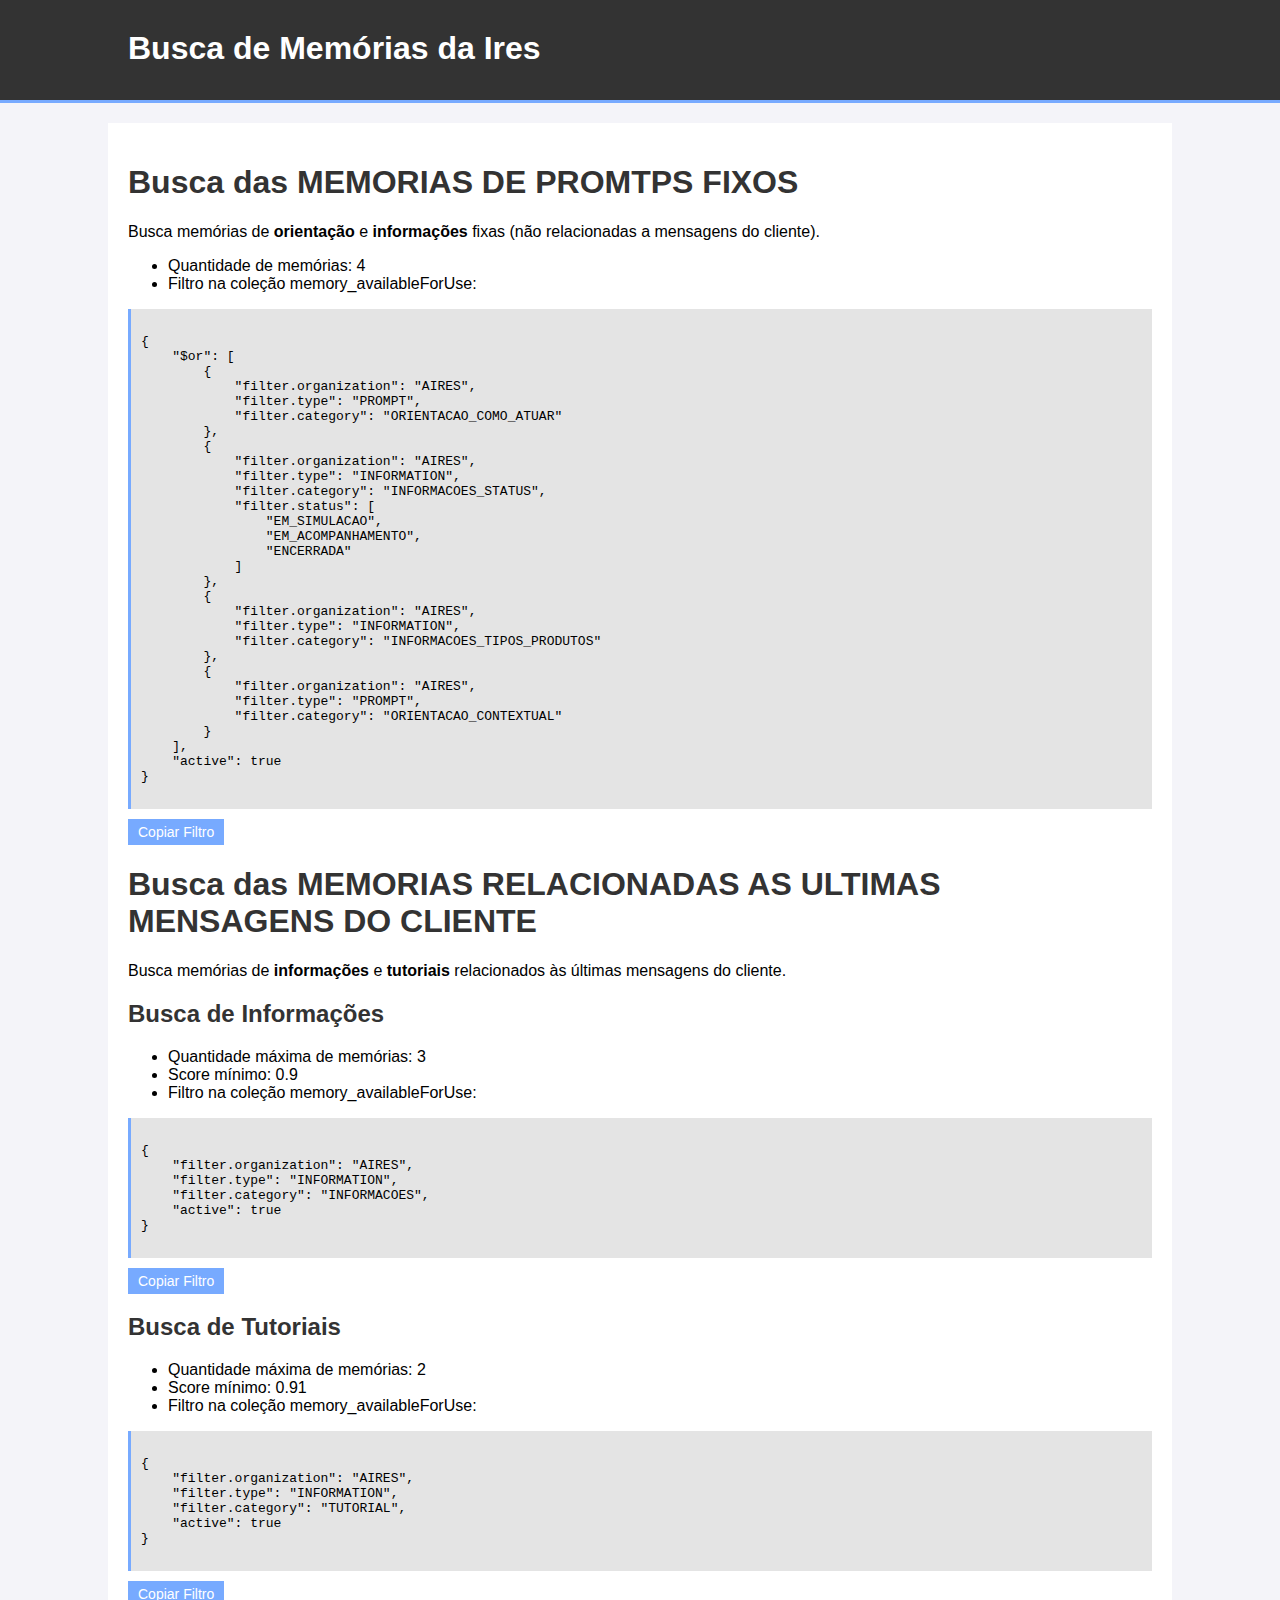
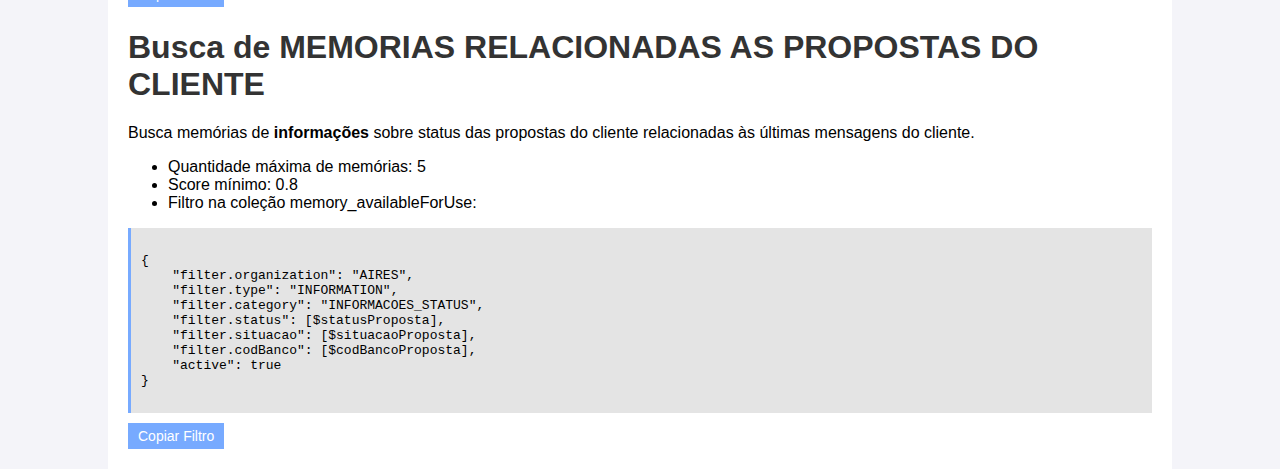
<file: ires/memoirs.html>
<!DOCTYPE html>
<html lang="pt-BR">
<head>
    <meta charset="UTF-8">
    <meta name="viewport" content="width=device-width, initial-scale=1.0">
    <title>Busca de Memórias da Ires</title>
    <style>
        body {
            font-family: Arial, sans-serif;
            background-color: #f4f4f9;
            margin: 0;
            padding: 0;
        }
        .container {
            width: 80%;
            margin: auto;
            overflow: hidden;
        }
        header {
            background: #333;
            color: #fff;
            padding-top: 30px;
            min-height: 70px;
            border-bottom: #77aaff 3px solid;
        }
        header a {
            color: #fff;
            text-decoration: none;
            text-transform: uppercase;
            font-size: 16px;
        }
        header li {
            float: left;
            display: inline;
            padding: 0 20px 0 20px;
        }
        header #branding {
            float: left;
        }
        header #branding h1 {
            margin: 0;
        }
        header nav {
            float: right;
            margin-top: 10px;
        }
        .content {
            padding: 20px;
            background: #fff;
            margin-top: 20px;
        }
        .content h1, .content h2 {
            color: #333;
        }
        .content code {
            background: #e4e4e4;
            display: block;
            padding: 10px;
            margin-top: 10px;
            border-left: 3px solid #77aaff;
            white-space: pre;
        }
        .copy-btn {
            display: inline-block;
            margin-top: 10px;
            padding: 5px 10px;
            background-color: #77aaff;
            color: white;
            border: none;
            cursor: pointer;
            font-size: 14px;
        }
    </style>
    <script>
        function copyToClipboard(elementId) {
            var copyText = document.getElementById(elementId).innerText;
            navigator.clipboard.writeText(copyText).then(function() {
                alert("Filtro copiado para a área de transferência");
            }, function(err) {
                alert("Erro ao copiar o filtro: ", err);
            });
        }
    </script>
</head>
<body>
    <header>
        <div class="container">
            <div id="branding">
                <h1>Busca de Memórias da Ires</h1>
            </div>
            <nav>
            </nav>
        </div>
    </header>

    <div class="container content">
        <h1>Busca das MEMORIAS DE PROMTPS FIXOS</h1>
        <p>Busca memórias de <strong>orientação</strong> e <strong>informações</strong> fixas (não relacionadas a mensagens do cliente).</p>
        <ul>
            <li>Quantidade de memórias: 4</li>
            <li>Filtro na coleção memory_availableForUse:</li>
        </ul>
        <code id="filtro1">
{
    "$or": [
        {
            "filter.organization": "AIRES",
            "filter.type": "PROMPT",
            "filter.category": "ORIENTACAO_COMO_ATUAR"
        },
        {
            "filter.organization": "AIRES",
            "filter.type": "INFORMATION",
            "filter.category": "INFORMACOES_STATUS",
            "filter.status": [
                "EM_SIMULACAO",
                "EM_ACOMPANHAMENTO",
                "ENCERRADA"
            ]
        },
        {
            "filter.organization": "AIRES",
            "filter.type": "INFORMATION",
            "filter.category": "INFORMACOES_TIPOS_PRODUTOS"
        },
        {
            "filter.organization": "AIRES",
            "filter.type": "PROMPT",
            "filter.category": "ORIENTACAO_CONTEXTUAL"
        }
    ],
    "active": true
}
        </code>
        <button class="copy-btn" onclick="copyToClipboard('filtro1')">Copiar Filtro</button>

        <h1>Busca das MEMORIAS RELACIONADAS AS ULTIMAS MENSAGENS DO CLIENTE</h1>
        <p>Busca memórias de <strong>informações</strong> e <strong>tutoriais</strong> relacionados às últimas mensagens do cliente.</p>

        <h2>Busca de Informações</h2>
        <ul>
            <li>Quantidade máxima de memórias: 3</li>
            <li>Score mínimo: 0.9</li>
            <li>Filtro na coleção memory_availableForUse:</li>
        </ul>
        <code id="filtro2">
{
    "filter.organization": "AIRES",
    "filter.type": "INFORMATION",
    "filter.category": "INFORMACOES",
    "active": true
}
        </code>
        <button class="copy-btn" onclick="copyToClipboard('filtro2')">Copiar Filtro</button>

        <h2>Busca de Tutoriais</h2>
        <ul>
            <li>Quantidade máxima de memórias: 2</li>
            <li>Score mínimo: 0.91</li>
            <li>Filtro na coleção memory_availableForUse:</li>
        </ul>
        <code id="filtro3">
{
    "filter.organization": "AIRES",
    "filter.type": "INFORMATION",
    "filter.category": "TUTORIAL",
    "active": true
}
        </code>
        <button class="copy-btn" onclick="copyToClipboard('filtro3')">Copiar Filtro</button>

        <h1>Busca de MEMORIAS RELACIONADAS AS PROPOSTAS DO CLIENTE</h1>
        <p>Busca memórias de <strong>informações</strong> sobre status das propostas do cliente relacionadas às últimas mensagens do cliente.</p>
        <ul>
            <li>Quantidade máxima de memórias: 5</li>
            <li>Score mínimo: 0.8</li>
            <li>Filtro na coleção memory_availableForUse:</li>
        </ul>
        <code id="filtro4">
{
    "filter.organization": "AIRES",
    "filter.type": "INFORMATION",
    "filter.category": "INFORMACOES_STATUS",
    "filter.status": [$statusProposta],
    "filter.situacao": [$situacaoProposta],
    "filter.codBanco": [$codBancoProposta],
    "active": true
}
        </code>
        <button class="copy-btn" onclick="copyToClipboard('filtro4')">Copiar Filtro</button>
    </div>
</body>
</html>
</file>
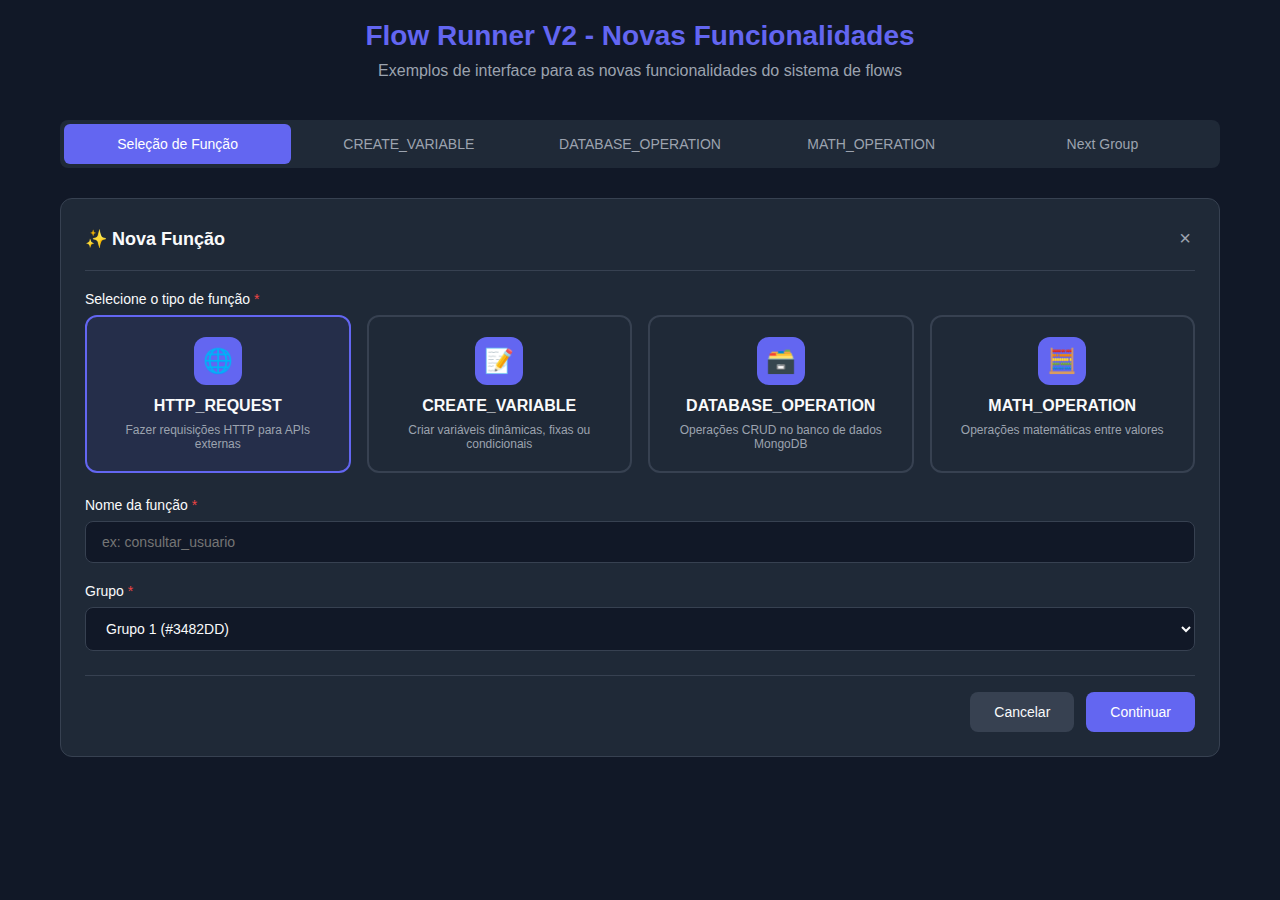
<file: new_flow/interface_example.html>
<!DOCTYPE html>
<html lang="pt-BR">
<head>
    <meta charset="UTF-8">
    <meta name="viewport" content="width=device-width, initial-scale=1.0">
    <title>Flow Runner V2 - Novas Funcionalidades</title>
    <style>
        * {
            margin: 0;
            padding: 0;
            box-sizing: border-box;
        }

        body {
            font-family: -apple-system, BlinkMacSystemFont, 'Segoe UI', Roboto, sans-serif;
            background: #111827;
            color: #F9FAFB;
            font-size: 14px;
        }

        .container {
            max-width: 1200px;
            margin: 0 auto;
            padding: 20px;
        }

        .header {
            text-align: center;
            margin-bottom: 40px;
        }

        .header h1 {
            color: #6366F1;
            font-size: 28px;
            margin-bottom: 10px;
        }

        .header p {
            color: #9CA3AF;
            font-size: 16px;
        }

        .tabs {
            display: flex;
            gap: 4px;
            margin-bottom: 30px;
            background: #1F2937;
            padding: 4px;
            border-radius: 8px;
        }

        .tab {
            flex: 1;
            padding: 12px 16px;
            background: transparent;
            border: none;
            color: #9CA3AF;
            cursor: pointer;
            border-radius: 6px;
            transition: all 0.2s;
            font-size: 14px;
        }

        .tab.active {
            background: #6366F1;
            color: white;
        }

        .tab:hover:not(.active) {
            background: #374151;
            color: #F9FAFB;
        }

        .panel {
            display: none;
        }

        .panel.active {
            display: block;
        }

        .modal {
            background: #1F2937;
            border-radius: 12px;
            padding: 24px;
            border: 1px solid #374151;
            margin-bottom: 30px;
        }

        .modal-header {
            display: flex;
            justify-content: space-between;
            align-items: center;
            margin-bottom: 20px;
            padding-bottom: 16px;
            border-bottom: 1px solid #374151;
        }

        .modal-title {
            font-size: 18px;
            font-weight: 600;
            color: #F9FAFB;
        }

        .close-btn {
            background: none;
            border: none;
            color: #9CA3AF;
            cursor: pointer;
            font-size: 20px;
            padding: 4px;
            border-radius: 4px;
        }

        .close-btn:hover {
            color: #F9FAFB;
            background: #374151;
        }

        .form-group {
            margin-bottom: 20px;
        }

        .form-label {
            display: block;
            margin-bottom: 8px;
            font-weight: 500;
            color: #F9FAFB;
        }

        .form-label .required {
            color: #EF4444;
        }

        .form-input {
            width: 100%;
            padding: 12px 16px;
            background: #111827;
            border: 1px solid #374151;
            border-radius: 8px;
            color: #F9FAFB;
            font-size: 14px;
            transition: border-color 0.2s;
        }

        .form-input:focus {
            outline: none;
            border-color: #6366F1;
            box-shadow: 0 0 0 3px rgba(99, 102, 241, 0.1);
        }

        .form-select {
            width: 100%;
            padding: 12px 16px;
            background: #111827;
            border: 1px solid #374151;
            border-radius: 8px;
            color: #F9FAFB;
            font-size: 14px;
            cursor: pointer;
        }

        .form-select:focus {
            outline: none;
            border-color: #6366F1;
        }

        .form-textarea {
            width: 100%;
            padding: 12px 16px;
            background: #111827;
            border: 1px solid #374151;
            border-radius: 8px;
            color: #F9FAFB;
            font-size: 14px;
            min-height: 80px;
            resize: vertical;
        }

        .checkbox-group {
            display: flex;
            align-items: center;
            gap: 8px;
        }

        .checkbox {
            width: 16px;
            height: 16px;
            accent-color: #6366F1;
        }

        .radio-group {
            display: flex;
            gap: 16px;
            margin-top: 8px;
        }

        .radio-item {
            display: flex;
            align-items: center;
            gap: 8px;
        }

        .radio {
            width: 16px;
            height: 16px;
            accent-color: #6366F1;
        }

        .btn {
            padding: 12px 24px;
            border-radius: 8px;
            border: none;
            font-size: 14px;
            font-weight: 500;
            cursor: pointer;
            transition: all 0.2s;
            display: inline-flex;
            align-items: center;
            gap: 8px;
        }

        .btn-primary {
            background: #6366F1;
            color: white;
        }

        .btn-primary:hover {
            background: #5B5BD6;
        }

        .btn-secondary {
            background: #374151;
            color: #F9FAFB;
        }

        .btn-secondary:hover {
            background: #4B5563;
        }

        .btn-danger {
            background: #EF4444;
            color: white;
        }

        .btn-danger:hover {
            background: #DC2626;
        }

        .btn-small {
            padding: 8px 16px;
            font-size: 12px;
        }

        .modal-footer {
            display: flex;
            justify-content: flex-end;
            gap: 12px;
            margin-top: 24px;
            padding-top: 16px;
            border-top: 1px solid #374151;
        }

        .condition-editor {
            background: #111827;
            border: 1px solid #374151;
            border-radius: 8px;
            padding: 16px;
            margin-top: 12px;
        }

        .condition-header {
            display: flex;
            justify-content: space-between;
            align-items: center;
            margin-bottom: 16px;
        }

        .condition-rule {
            background: #1F2937;
            border: 1px solid #374151;
            border-radius: 6px;
            padding: 12px;
            margin-bottom: 8px;
            display: grid;
            grid-template-columns: 1fr auto 1fr auto;
            gap: 8px;
            align-items: center;
        }

        .condition-rule select {
            padding: 6px 8px;
            background: #111827;
            border: 1px solid #374151;
            border-radius: 4px;
            color: #F9FAFB;
            font-size: 12px;
        }

        .condition-rule input {
            padding: 6px 8px;
            background: #111827;
            border: 1px solid #374151;
            border-radius: 4px;
            color: #F9FAFB;
            font-size: 12px;
        }

        .add-rule-btn {
            background: #059669;
            color: white;
            border: none;
            padding: 6px 12px;
            border-radius: 4px;
            font-size: 12px;
            cursor: pointer;
        }

        .remove-rule-btn {
            background: #EF4444;
            color: white;
            border: none;
            padding: 4px 8px;
            border-radius: 4px;
            font-size: 11px;
            cursor: pointer;
        }

        .field-row {
            display: grid;
            grid-template-columns: 1fr 1fr;
            gap: 16px;
        }

        .field-row-3 {
            display: grid;
            grid-template-columns: 1fr 1fr 1fr;
            gap: 16px;
        }

        .help-text {
            font-size: 12px;
            color: #9CA3AF;
            margin-top: 4px;
        }

        .badge {
            display: inline-flex;
            align-items: center;
            padding: 4px 8px;
            background: #374151;
            color: #F9FAFB;
            border-radius: 4px;
            font-size: 11px;
            font-weight: 500;
        }

        .badge-primary {
            background: #6366F1;
            color: white;
        }

        .badge-success {
            background: #059669;
            color: white;
        }

        .badge-warning {
            background: #D97706;
            color: white;
        }

        .badge-danger {
            background: #EF4444;
            color: white;
        }

        .collapsible {
            border: 1px solid #374151;
            border-radius: 8px;
            margin-bottom: 16px;
            overflow: hidden;
        }

        .collapsible-header {
            background: #1F2937;
            padding: 12px 16px;
            cursor: pointer;
            display: flex;
            justify-content: space-between;
            align-items: center;
            border-bottom: 1px solid #374151;
        }

        .collapsible-content {
            padding: 16px;
            background: #111827;
        }

        .math-values {
            background: #111827;
            border: 1px solid #374151;
            border-radius: 8px;
            padding: 16px;
        }

        .math-value-item {
            display: flex;
            align-items: center;
            gap: 12px;
            padding: 12px;
            background: #1F2937;
            border-radius: 6px;
            margin-bottom: 8px;
        }

        .icon {
            width: 16px;
            height: 16px;
            fill: currentColor;
        }

        .function-type-selector {
            display: grid;
            grid-template-columns: repeat(auto-fit, minmax(200px, 1fr));
            gap: 16px;
            margin-bottom: 24px;
        }

        .function-type-card {
            background: #1F2937;
            border: 2px solid #374151;
            border-radius: 12px;
            padding: 20px;
            cursor: pointer;
            transition: all 0.2s;
            text-align: center;
        }

        .function-type-card:hover {
            border-color: #6366F1;
            background: #2D3748;
        }

        .function-type-card.selected {
            border-color: #6366F1;
            background: rgba(99, 102, 241, 0.1);
        }

        .function-type-icon {
            width: 48px;
            height: 48px;
            margin: 0 auto 12px;
            background: #6366F1;
            border-radius: 12px;
            display: flex;
            align-items: center;
            justify-content: center;
            color: white;
            font-size: 24px;
        }

        .function-type-title {
            font-size: 16px;
            font-weight: 600;
            margin-bottom: 8px;
        }

        .function-type-description {
            font-size: 12px;
            color: #9CA3AF;
        }
    </style>
</head>
<body>
    <div class="container">
        <div class="header">
            <h1>Flow Runner V2 - Novas Funcionalidades</h1>
            <p>Exemplos de interface para as novas funcionalidades do sistema de flows</p>
        </div>

        <div class="tabs">
            <button class="tab active" onclick="showTab('function-selector')">Seleção de Função</button>
            <button class="tab" onclick="showTab('create-variable')">CREATE_VARIABLE</button>
            <button class="tab" onclick="showTab('database-operation')">DATABASE_OPERATION</button>
            <button class="tab" onclick="showTab('math-operation')">MATH_OPERATION</button>
            <button class="tab" onclick="showTab('next-group')">Next Group</button>
        </div>

        <!-- Tab 1: Seleção do Tipo de Função -->
        <div id="function-selector" class="panel active">
            <div class="modal">
                <div class="modal-header">
                    <h2 class="modal-title">✨ Nova Função</h2>
                    <button class="close-btn">×</button>
                </div>

                <div class="form-group">
                    <label class="form-label">Selecione o tipo de função <span class="required">*</span></label>
                    <div class="function-type-selector">
                        <div class="function-type-card selected">
                            <div class="function-type-icon">🌐</div>
                            <div class="function-type-title">HTTP_REQUEST</div>
                            <div class="function-type-description">Fazer requisições HTTP para APIs externas</div>
                        </div>
                        <div class="function-type-card">
                            <div class="function-type-icon">📝</div>
                            <div class="function-type-title">CREATE_VARIABLE</div>
                            <div class="function-type-description">Criar variáveis dinâmicas, fixas ou condicionais</div>
                        </div>
                        <div class="function-type-card">
                            <div class="function-type-icon">🗃️</div>
                            <div class="function-type-title">DATABASE_OPERATION</div>
                            <div class="function-type-description">Operações CRUD no banco de dados MongoDB</div>
                        </div>
                        <div class="function-type-card">
                            <div class="function-type-icon">🧮</div>
                            <div class="function-type-title">MATH_OPERATION</div>
                            <div class="function-type-description">Operações matemáticas entre valores</div>
                        </div>
                    </div>
                </div>

                <div class="form-group">
                    <label class="form-label">Nome da função <span class="required">*</span></label>
                    <input type="text" class="form-input" placeholder="ex: consultar_usuario">
                </div>

                <div class="form-group">
                    <label class="form-label">Grupo <span class="required">*</span></label>
                    <select class="form-select">
                        <option>Grupo 1 (#3482DD)</option>
                        <option>Grupo 2 (#FFAE45)</option>
                        <option>Grupo 3 (#28A745)</option>
                    </select>
                </div>

                <div class="modal-footer">
                    <button class="btn btn-secondary">Cancelar</button>
                    <button class="btn btn-primary">Continuar</button>
                </div>
            </div>
        </div>

        <!-- Tab 2: CREATE_VARIABLE -->
        <div id="create-variable" class="panel">
            <div class="modal">
                <div class="modal-header">
                    <h2 class="modal-title">📝 CREATE_VARIABLE</h2>
                    <span class="badge badge-primary">Grupo 1</span>
                </div>

                <div class="form-group">
                    <label class="form-label">Nome da função <span class="required">*</span></label>
                    <input type="text" class="form-input" value="criar_status_usuario" placeholder="ex: criar_status_usuario">
                </div>

                <div class="form-group">
                    <label class="form-label">Tipo de variável <span class="required">*</span></label>
                    <div class="radio-group">
                        <div class="radio-item">
                            <input type="radio" name="type_variable" value="FIXED" class="radio" checked>
                            <label>FIXED - Valor fixo</label>
                        </div>
                        <div class="radio-item">
                            <input type="radio" name="type_variable" value="DYNAMIC" class="radio">
                            <label>DYNAMIC - Valor dinâmico</label>
                        </div>
                        <div class="radio-item">
                            <input type="radio" name="type_variable" value="CONDITION" class="radio">
                            <label>CONDITION - Valor condicional</label>
                        </div>
                    </div>
                </div>

                <div class="form-group">
                    <label class="form-label">Nome da variável <span class="required">*</span></label>
                    <input type="text" class="form-input" value="status_usuario" placeholder="ex: status_usuario">
                    <div class="help-text">Esta variável ficará disponível para uso em outras funções do flow</div>
                </div>

                <!-- FIXED Type Fields -->
                <div id="fixed-fields">
                    <div class="collapsible">
                        <div class="collapsible-header">
                            <span>⚙️ Configuração de Valor Fixo</span>
                            <span>▼</span>
                        </div>
                        <div class="collapsible-content">
                            <div class="field-row">
                                <div class="form-group">
                                    <label class="form-label">Tipo do valor</label>
                                    <select class="form-select">
                                        <option value="STRING">STRING</option>
                                        <option value="NUMBER">NUMBER</option>
                                        <option value="BOOLEAN">BOOLEAN</option>
                                        <option value="DATE">DATE</option>
                                    </select>
                                </div>
                                <div class="form-group">
                                    <label class="form-label">Valor</label>
                                    <input type="text" class="form-input" value="ativo" placeholder="ex: ativo, 123, true">
                                </div>
                            </div>
                        </div>
                    </div>
                </div>

                <!-- DYNAMIC Type Fields (hidden by default) -->
                <div id="dynamic-fields" style="display: none;">
                    <div class="collapsible">
                        <div class="collapsible-header">
                            <span>🔗 Configuração de Valor Dinâmico</span>
                            <span>▼</span>
                        </div>
                        <div class="collapsible-content">
                            <div class="form-group">
                                <label class="form-label">Caminho do valor dinâmico</label>
                                <input type="text" class="form-input" placeholder="ex: consultar_usuario.output.body.* para ver opções disponíveis">
                            </div>
                        </div>
                    </div>
                </div>

                <!-- CONDITION Type Fields (hidden by default) -->
                <div id="condition-fields" style="display: none;">
                    <div class="collapsible">
                        <div class="collapsible-header">
                            <span>🎯 Configuração de Condições</span>
                            <span>▼</span>
                        </div>
                        <div class="collapsible-content">
                            <div class="condition-editor">
                                <div class="condition-header">
                                    <span><strong>Condição 1</strong></span>
                                    <button class="btn btn-small add-rule-btn">+ Adicionar Condição</button>
                                </div>
                                
                                <div class="form-group">
                                    <label class="form-label">Regras</label>
                                    <select class="form-select" style="width: 100px; display: inline-block; margin-right: 8px;">
                                        <option>AND</option>
                                        <option>OR</option>
                                    </select>
                                    
                                    <div class="condition-rule">
                                        <input type="text" placeholder="consultar_usuario.output.status" style="grid-column: 1;">
                                        <select style="grid-column: 2;">
                                            <option>==</option>
                                            <option>!=</option>
                                            <option>&gt;</option>
                                            <option>&lt;</option>
                                        </select>
                                        <input type="text" placeholder="200" style="grid-column: 3;">
                                        <button class="remove-rule-btn" style="grid-column: 4;">✕</button>
                                    </div>
                                </div>

                                <div class="field-row">
                                    <div class="form-group">
                                        <div class="checkbox-group">
                                            <input type="checkbox" class="checkbox" id="is-dynamic-1">
                                            <label for="is-dynamic-1">Valor dinâmico</label>
                                        </div>
                                    </div>
                                    <div class="form-group">
                                        <label class="form-label">Tipo</label>
                                        <select class="form-select">
                                            <option>STRING</option>
                                            <option>NUMBER</option>
                                            <option>BOOLEAN</option>
                                        </select>
                                    </div>
                                </div>

                                <div class="form-group">
                                    <label class="form-label">Valor retornado</label>
                                    <input type="text" class="form-input" value="ativo" placeholder="ativo ou consultar_usuario.output.body.status">
                                </div>
                            </div>
                        </div>
                    </div>
                </div>

                <div class="modal-footer">
                    <button class="btn btn-secondary">Cancelar</button>
                    <button class="btn btn-primary">Salvar Função</button>
                </div>
            </div>
        </div>

        <!-- Tab 3: DATABASE_OPERATION -->
        <div id="database-operation" class="panel">
            <div class="modal">
                <div class="modal-header">
                    <h2 class="modal-title">🗃️ DATABASE_OPERATION</h2>
                    <span class="badge badge-success">Grupo 2</span>
                </div>

                <div class="form-group">
                    <label class="form-label">Nome da função <span class="required">*</span></label>
                    <input type="text" class="form-input" value="salvar_usuario" placeholder="ex: salvar_usuario">
                </div>

                <div class="field-row">
                    <div class="form-group">
                        <label class="form-label">Tipo de operação <span class="required">*</span></label>
                        <select class="form-select" id="operation-type" onchange="toggleDatabaseFields()">
                            <option value="INSERT">INSERT - Inserir documento</option>
                            <option value="UPDATE">UPDATE - Atualizar documento</option>
                            <option value="DELETE">DELETE - Deletar documento</option>
                            <option value="GET">GET - Consultar documento</option>
                        </select>
                    </div>
                    <div class="form-group">
                        <label class="form-label">Cluster <span class="required">*</span></label>
                        <select class="form-select">
                            <option>URI_MONGODB_LOCAL</option>
                            <option>URI_MONGODB_AIRES_CLIENTES</option>
                            <option>URI_MONGODB_AIRES_APIS</option>
                            <option>URI_MONGODB_AIRES_STAGE</option>
                        </select>
                    </div>
                </div>

                <div class="field-row">
                    <div class="form-group">
                        <label class="form-label">Database <span class="required">*</span></label>
                        <input type="text" class="form-input" value="usuarios" placeholder="ex: usuarios">
                    </div>
                    <div class="form-group">
                        <label class="form-label">Collection <span class="required">*</span></label>
                        <input type="text" class="form-input" value="perfis" placeholder="ex: perfis">
                    </div>
                </div>

                <!-- Document Configuration (para INSERT e UPDATE) -->
                <div class="collapsible" id="document-config">
                    <div class="collapsible-header">
                        <span>📄 Configuração do Documento</span>
                        <span>▼</span>
                    </div>
                    <div class="collapsible-content">
                        <div class="form-group">
                            <div class="checkbox-group">
                                <input type="checkbox" class="checkbox" id="is-dynamic-doc">
                                <label for="is-dynamic-doc">Documento dinâmico (usar objeto completo de outra função)</label>
                            </div>
                        </div>

                        <!-- Dynamic Document -->
                        <div id="dynamic-document" style="display: none;">
                            <div class="form-group">
                                <label class="form-label">Caminho do documento</label>
                                <input type="text" class="form-input" placeholder="ex: consultar_usuario.output.body.usuario">
                            </div>
                        </div>

                        <!-- Static Document Fields -->
                        <div id="static-document">
                            <div class="form-group">
                                <label class="form-label">Campos do documento</label>
                                <div class="math-values">
                                    <div class="math-value-item">
                                        <input type="text" class="form-input" value="nome" placeholder="Campo" style="width: 150px;">
                                        <select class="form-select" style="width: 100px;">
                                            <option>STRING</option>
                                            <option>NUMBER</option>
                                            <option>BOOLEAN</option>
                                            <option>OBJECT</option>
                                            <option>LIST</option>
                                        </select>
                                        <div class="checkbox-group">
                                            <input type="checkbox" class="checkbox">
                                            <label>Dinâmico</label>
                                        </div>
                                        <div class="checkbox-group">
                                            <input type="checkbox" class="checkbox" checked>
                                            <label>Obrigatório</label>
                                        </div>
                                        <input type="text" class="form-input" value="João Silva" placeholder="Valor" style="flex: 1;">
                                        <button class="remove-rule-btn">✕</button>
                                    </div>
                                    <div class="math-value-item">
                                        <input type="text" class="form-input" value="email" placeholder="Campo" style="width: 150px;">
                                        <select class="form-select" style="width: 100px;">
                                            <option>STRING</option>
                                        </select>
                                        <div class="checkbox-group">
                                            <input type="checkbox" class="checkbox" checked>
                                            <label>Dinâmico</label>
                                        </div>
                                        <div class="checkbox-group">
                                            <input type="checkbox" class="checkbox" checked>
                                            <label>Obrigatório</label>
                                        </div>
                                        <input type="text" class="form-input" value="consultar_usuario.output.body.email" placeholder="Valor" style="flex: 1;">
                                        <button class="remove-rule-btn">✕</button>
                                    </div>
                                    <button class="btn btn-small add-rule-btn" style="margin-top: 8px;">+ Adicionar Campo</button>
                                </div>
                            </div>
                        </div>
                    </div>
                </div>

                <!-- Filter Configuration (para UPDATE, DELETE e GET) -->
                <div class="collapsible" id="filter-config">
                    <div class="collapsible-header">
                        <span>🔍 Configuração do Filtro</span>
                        <span>▼</span>
                    </div>
                    <div class="collapsible-content">
                        <div class="form-group">
                            <div class="help-text">Configure as regras para identificar quais documentos serão afetados pela operação</div>
                        </div>
                        <div class="condition-editor">
                            <div class="condition-header">
                                <span><strong>Regras de Filtro</strong></span>
                            </div>
                            
                            <div class="form-group">
                                <select class="form-select" style="width: 100px; display: inline-block; margin-right: 8px;">
                                    <option>AND</option>
                                    <option>OR</option>
                                </select>
                                
                                <div class="condition-rule">
                                    <input type="text" placeholder="email" style="grid-column: 1;">
                                    <select style="grid-column: 2;">
                                        <option>==</option>
                                        <option>!=</option>
                                        <option>&gt;</option>
                                        <option>&lt;</option>
                                        <option>&gt;=</option>
                                        <option>&lt;=</option>
                                        <option>in</option>
                                        <option>not in</option>
                                        <option>find</option>
                                    </select>
                                    <input type="text" placeholder="consultar_usuario.output.body.email" style="grid-column: 3;">
                                    <button class="remove-rule-btn" style="grid-column: 4;">✕</button>
                                </div>
                                
                                <div class="form-group" style="margin-top: 8px;">
                                    <div class="checkbox-group">
                                        <input type="checkbox" class="checkbox" checked>
                                        <label>Valor dinâmico</label>
                                    </div>
                                </div>
                                
                                <button class="btn btn-small add-rule-btn" style="margin-top: 8px;">+ Adicionar Regra</button>
                            </div>
                        </div>
                    </div>
                </div>

                <div class="modal-footer">
                    <button class="btn btn-secondary">Cancelar</button>
                    <button class="btn btn-primary">Salvar Função</button>
                </div>
            </div>
        </div>

        <!-- Tab 4: MATH_OPERATION -->
        <div id="math-operation" class="panel">
            <div class="modal">
                <div class="modal-header">
                    <h2 class="modal-title">🧮 MATH_OPERATION</h2>
                    <span class="badge badge-warning">Grupo 3</span>
                </div>

                <div class="form-group">
                    <label class="form-label">Nome da função <span class="required">*</span></label>
                    <input type="text" class="form-input" value="calcular_total_desconto" placeholder="ex: calcular_total_desconto">
                </div>

                <div class="form-group">
                    <label class="form-label">Operação matemática <span class="required">*</span></label>
                    <div class="radio-group">
                        <div class="radio-item">
                            <input type="radio" name="operation" value="SUM" class="radio">
                            <label>SUM - Soma</label>
                        </div>
                        <div class="radio-item">
                            <input type="radio" name="operation" value="SUBTRACTION" class="radio" checked>
                            <label>SUBTRACTION - Subtração</label>
                        </div>
                        <div class="radio-item">
                            <input type="radio" name="operation" value="MULTIPLICATION" class="radio">
                            <label>MULTIPLICATION - Multiplicação</label>
                        </div>
                        <div class="radio-item">
                            <input type="radio" name="operation" value="DIVISION" class="radio">
                            <label>DIVISION - Divisão</label>
                        </div>
                    </div>
                </div>

                <div class="form-group">
                    <label class="form-label">Valores para operação <span class="required">*</span></label>
                    <div class="help-text">Mínimo 2 valores necessários. Para subtração/divisão: primeiro valor - segundo valor - terceiro valor...</div>
                    
                    <div class="math-values">
                        <div class="math-value-item">
                            <span style="width: 60px; text-align: center; color: #9CA3AF;">Valor 1</span>
                            <div class="checkbox-group">
                                <input type="checkbox" class="checkbox" checked>
                                <label>Dinâmico</label>
                            </div>
                            <input type="text" class="form-input" value="consultar_produto.output.body.preco" placeholder="Valor ou caminho dinâmico" style="flex: 1;">
                            <button class="remove-rule-btn">✕</button>
                        </div>
                        <div class="math-value-item">
                            <span style="width: 60px; text-align: center; color: #9CA3AF;">Valor 2</span>
                            <div class="checkbox-group">
                                <input type="checkbox" class="checkbox">
                                <label>Dinâmico</label>
                            </div>
                            <input type="text" class="form-input" value="50.00" placeholder="Valor ou caminho dinâmico" style="flex: 1;">
                            <button class="remove-rule-btn">✕</button>
                        </div>
                        <button class="btn btn-small add-rule-btn" style="margin-top: 8px;">+ Adicionar Valor</button>
                    </div>
                </div>

                <div class="form-group">
                    <label class="form-label">Resultado esperado</label>
                    <div class="help-text">A função criará uma variável <code>calcular_total_desconto.output.result</code> que pode ser usada em outras funções</div>
                </div>

                <div class="modal-footer">
                    <button class="btn btn-secondary">Cancelar</button>
                    <button class="btn btn-primary">Salvar Função</button>
                </div>
            </div>
        </div>

        <!-- Tab 5: Next Group Configuration -->
        <div id="next-group" class="panel">
            <div class="modal">
                <div class="modal-header">
                    <h2 class="modal-title">🔀 Configuração do Próximo Grupo</h2>
                    <span class="badge">Grupo 1</span>
                </div>

                <div class="form-group">
                    <label class="form-label">Como determinar o próximo grupo? <span class="required">*</span></label>
                    <div class="radio-group">
                        <div class="radio-item">
                            <input type="radio" name="next_group_type" value="finish" class="radio">
                            <label>Finalizar flow (último grupo)</label>
                        </div>
                        <div class="radio-item">
                            <input type="radio" name="next_group_type" value="specific" class="radio">
                            <label>Próximo grupo específico</label>
                        </div>
                        <div class="radio-item">
                            <input type="radio" name="next_group_type" value="conditional" class="radio" checked>
                            <label>Baseado em condições</label>
                        </div>
                    </div>
                </div>

                <!-- Specific Group (hidden by default) -->
                <div id="specific-group" style="display: none;">
                    <div class="form-group">
                        <label class="form-label">Próximo grupo</label>
                        <select class="form-select">
                            <option>Grupo 2</option>
                            <option>Grupo 3</option>
                            <option>Grupo 4</option>
                        </select>
                    </div>
                </div>

                <!-- Conditional Groups -->
                <div id="conditional-groups">
                    <div class="form-group">
                        <label class="form-label">Condições para próximo grupo</label>
                        <div class="help-text">Configure múltiplas condições. A primeira condição verdadeira será executada.</div>
                    </div>

                    <!-- Condition 1 -->
                    <div class="collapsible">
                        <div class="collapsible-header">
                            <span>📋 Condição 1 → Grupo 2</span>
                            <span>▼</span>
                        </div>
                        <div class="collapsible-content">
                            <div class="field-row">
                                <div class="form-group">
                                    <label class="form-label">Ir para o grupo</label>
                                    <select class="form-select">
                                        <option selected>Grupo 2</option>
                                        <option>Grupo 3</option>
                                        <option>Grupo 4</option>
                                    </select>
                                </div>
                                <div class="form-group">
                                    <label class="form-label">Operador</label>
                                    <select class="form-select">
                                        <option>AND</option>
                                        <option>OR</option>
                                    </select>
                                </div>
                            </div>

                            <div class="condition-editor">
                                <div class="condition-rule">
                                    <input type="text" value="calculate_net_debit_balance.output.body.success" placeholder="Caminho do valor" style="grid-column: 1;">
                                    <select style="grid-column: 2;">
                                        <option selected>==</option>
                                        <option>!=</option>
                                        <option>&gt;</option>
                                        <option>&lt;</option>
                                    </select>
                                    <input type="text" value="true" placeholder="Valor de comparação" style="grid-column: 3;">
                                    <button class="remove-rule-btn" style="grid-column: 4;">✕</button>
                                </div>
                                <button class="btn btn-small add-rule-btn" style="margin-top: 8px;">+ Adicionar Regra</button>
                            </div>
                        </div>
                    </div>

                    <!-- Condition 2 -->
                    <div class="collapsible">
                        <div class="collapsible-header">
                            <span>📋 Condição 2 → Grupo 3 (Erro)</span>
                            <span>▼</span>
                        </div>
                        <div class="collapsible-content">
                            <div class="field-row">
                                <div class="form-group">
                                    <label class="form-label">Ir para o grupo</label>
                                    <select class="form-select">
                                        <option>Grupo 2</option>
                                        <option selected>Grupo 3</option>
                                        <option>Grupo 4</option>
                                    </select>
                                </div>
                                <div class="form-group">
                                    <label class="form-label">Operador</label>
                                    <select class="form-select">
                                        <option>AND</option>
                                        <option>OR</option>
                                    </select>
                                </div>
                            </div>

                            <div class="condition-editor">
                                <div class="condition-rule">
                                    <input type="text" value="calculate_net_debit_balance.output.body.success" placeholder="Caminho do valor" style="grid-column: 1;">
                                    <select style="grid-column: 2;">
                                        <option>==</option>
                                        <option selected>!=</option>
                                        <option>&gt;</option>
                                        <option>&lt;</option>
                                    </select>
                                    <input type="text" value="true" placeholder="Valor de comparação" style="grid-column: 3;">
                                    <button class="remove-rule-btn" style="grid-column: 4;">✕</button>
                                </div>
                            </div>
                        </div>
                    </div>

                    <button class="btn btn-small add-rule-btn" style="margin-top: 16px;">+ Adicionar Condição</button>
                </div>

                <div class="modal-footer">
                    <button class="btn btn-secondary">Cancelar</button>
                    <button class="btn btn-primary">Salvar Configuração</button>
                </div>
            </div>
        </div>
    </div>

    <script>
        function showTab(tabName) {
            // Hide all panels
            document.querySelectorAll('.panel').forEach(panel => {
                panel.classList.remove('active');
            });
            
            // Remove active class from all tabs
            document.querySelectorAll('.tab').forEach(tab => {
                tab.classList.remove('active');
            });
            
            // Show selected panel
            document.getElementById(tabName).classList.add('active');
            
            // Add active class to clicked tab
            event.target.classList.add('active');
        }

        // Radio button change handlers
        document.querySelectorAll('input[name="type_variable"]').forEach(radio => {
            radio.addEventListener('change', function() {
                // Hide all type-specific fields
                document.getElementById('fixed-fields').style.display = 'none';
                document.getElementById('dynamic-fields').style.display = 'none';
                document.getElementById('condition-fields').style.display = 'none';
                
                // Show relevant fields
                if (this.value === 'FIXED') {
                    document.getElementById('fixed-fields').style.display = 'block';
                } else if (this.value === 'DYNAMIC') {
                    document.getElementById('dynamic-fields').style.display = 'block';
                } else if (this.value === 'CONDITION') {
                    document.getElementById('condition-fields').style.display = 'block';
                }
            });
        });

        document.querySelectorAll('input[name="next_group_type"]').forEach(radio => {
            radio.addEventListener('change', function() {
                document.getElementById('specific-group').style.display = 'none';
                document.getElementById('conditional-groups').style.display = 'none';
                
                if (this.value === 'specific') {
                    document.getElementById('specific-group').style.display = 'block';
                } else if (this.value === 'conditional') {
                    document.getElementById('conditional-groups').style.display = 'block';
                }
            });
        });

        // Dynamic document checkbox
        document.getElementById('is-dynamic-doc').addEventListener('change', function() {
            if (this.checked) {
                document.getElementById('dynamic-document').style.display = 'block';
                document.getElementById('static-document').style.display = 'none';
            } else {
                document.getElementById('dynamic-document').style.display = 'none';
                document.getElementById('static-document').style.display = 'block';
            }
        });

        // Function type card selection
        document.querySelectorAll('.function-type-card').forEach(card => {
            card.addEventListener('click', function() {
                document.querySelectorAll('.function-type-card').forEach(c => c.classList.remove('selected'));
                this.classList.add('selected');
            });
        });

        function toggleDatabaseFields() {
            const operationType = document.getElementById('operation-type').value;
            const documentConfig = document.getElementById('document-config');
            const filterConfig = document.getElementById('filter-config');

            // Resetar visibilidade
            documentConfig.style.display = 'none';
            filterConfig.style.display = 'none';

            // Mostrar campos baseado no tipo de operação
            if (operationType === 'INSERT') {
                // INSERT: apenas documento
                documentConfig.style.display = 'block';
            } else if (operationType === 'UPDATE') {
                // UPDATE: documento + filtro
                documentConfig.style.display = 'block';
                filterConfig.style.display = 'block';
            } else if (operationType === 'DELETE' || operationType === 'GET') {
                // DELETE e GET: apenas filtro
                filterConfig.style.display = 'block';
            }
        }

        // Inicializar com INSERT selecionado
        document.addEventListener('DOMContentLoaded', function() {
            toggleDatabaseFields();
        });
    </script>
</body>
</html>
</file>
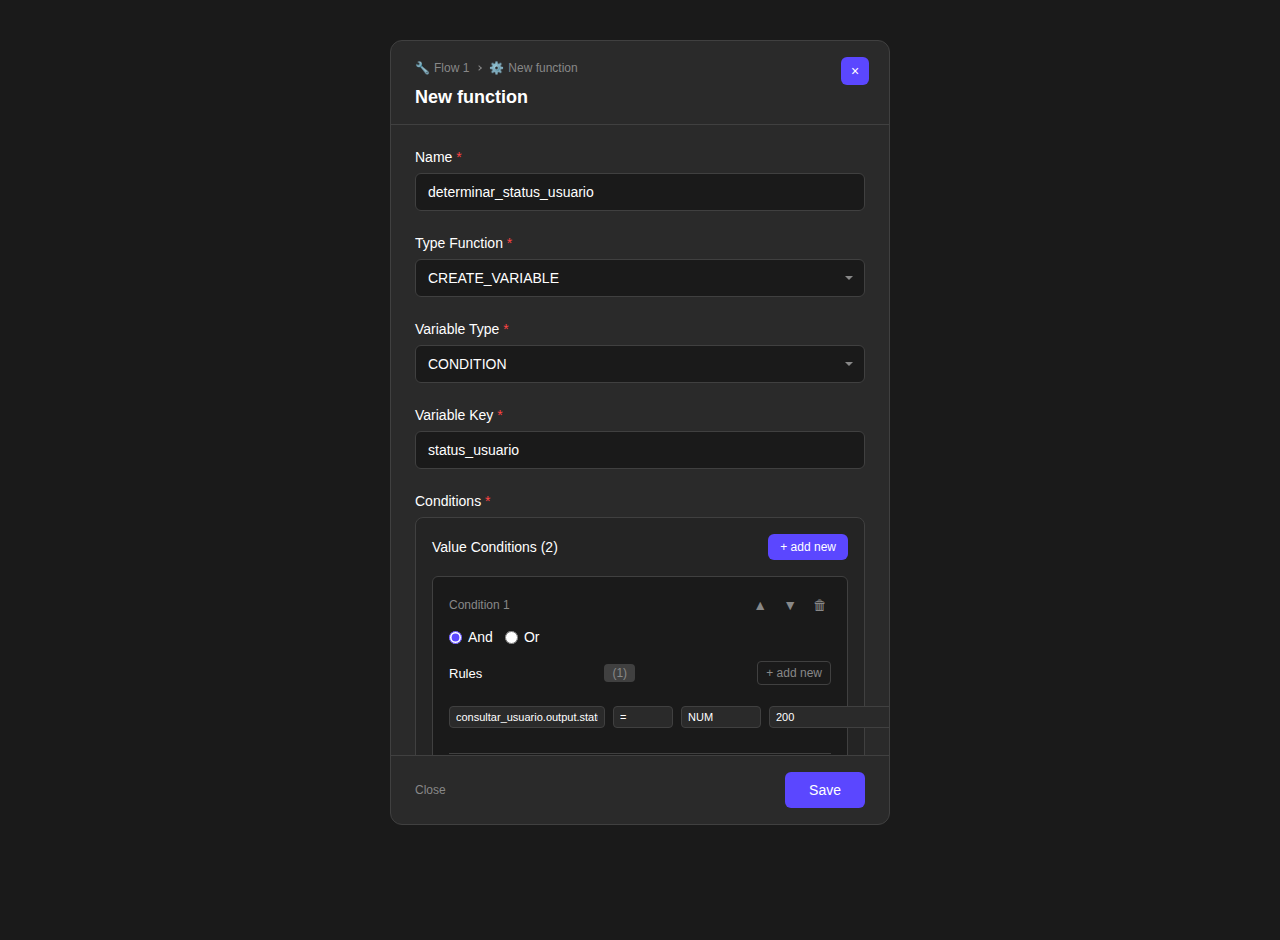
<file: new_flow/test.html>
<!DOCTYPE html>
<html lang="pt-BR">
<head>
    <meta charset="UTF-8">
    <meta name="viewport" content="width=device-width, initial-scale=1.0">
    <title>Create Variable Function - Condition Type</title>
    <style>
        * {
            margin: 0;
            padding: 0;
            box-sizing: border-box;
        }

        body {
            background: #1a1a1a;
            font-family: -apple-system, BlinkMacSystemFont, 'Segoe UI', Roboto, sans-serif;
            color: #ffffff;
            padding: 20px;
        }

        .modal-container {
            display: flex;
            justify-content: center;
            align-items: flex-start;
            min-height: 100vh;
            padding: 20px 0;
        }

        .modal {
            background: #2a2a2a;
            border-radius: 12px;
            width: 100%;
            max-width: 500px;
            position: relative;
            border: 1px solid #404040;
        }

        .modal-header {
            padding: 20px 24px 16px 24px;
            border-bottom: 1px solid #404040;
            position: relative;
        }

        .breadcrumb {
            display: flex;
            align-items: center;
            gap: 8px;
            margin-bottom: 12px;
            font-size: 12px;
            color: #888;
        }

        .breadcrumb-item {
            display: flex;
            align-items: center;
            gap: 4px;
        }

        .breadcrumb-arrow {
            width: 4px;
            height: 4px;
            border-right: 1px solid #888;
            border-top: 1px solid #888;
            transform: rotate(45deg);
        }

        .modal-title {
            font-size: 18px;
            font-weight: 600;
            color: #ffffff;
        }

        .close-btn {
            position: absolute;
            top: 16px;
            right: 20px;
            background: #5b47ff;
            border: none;
            border-radius: 6px;
            width: 28px;
            height: 28px;
            display: flex;
            align-items: center;
            justify-content: center;
            cursor: pointer;
            color: #ffffff;
            font-size: 14px;
        }

        .modal-body {
            padding: 24px;
            max-height: 70vh;
            overflow-y: auto;
        }

        .form-group {
            margin-bottom: 24px;
        }

        .form-label {
            display: block;
            font-size: 14px;
            font-weight: 500;
            color: #ffffff;
            margin-bottom: 8px;
        }

        .required {
            color: #ff4444;
        }

        .form-input {
            width: 100%;
            background: #1a1a1a;
            border: 1px solid #404040;
            border-radius: 6px;
            padding: 10px 12px;
            color: #ffffff;
            font-size: 14px;
        }

        .form-input:focus {
            outline: none;
            border-color: #5b47ff;
        }

        .form-input::placeholder {
            color: #666;
        }

        .select-wrapper {
            position: relative;
        }

        .form-select {
            width: 100%;
            background: #1a1a1a;
            border: 1px solid #404040;
            border-radius: 6px;
            padding: 10px 12px;
            color: #ffffff;
            font-size: 14px;
            appearance: none;
            cursor: pointer;
        }

        .form-select:focus {
            outline: none;
            border-color: #5b47ff;
        }

        .select-arrow {
            position: absolute;
            right: 12px;
            top: 50%;
            transform: translateY(-50%);
            width: 0;
            height: 0;
            border-left: 4px solid transparent;
            border-right: 4px solid transparent;
            border-top: 4px solid #888;
            pointer-events: none;
        }

        .conditions-section {
            border: 1px solid #404040;
            border-radius: 8px;
            padding: 16px;
            background: #242424;
        }

        .conditions-header {
            display: flex;
            align-items: center;
            justify-content: space-between;
            margin-bottom: 16px;
        }

        .conditions-title {
            font-size: 14px;
            font-weight: 500;
            color: #ffffff;
        }

        .add-condition-btn {
            background: #5b47ff;
            border: none;
            border-radius: 6px;
            padding: 6px 12px;
            color: #ffffff;
            font-size: 12px;
            cursor: pointer;
            display: flex;
            align-items: center;
            gap: 4px;
        }

        .condition-item {
            background: #1a1a1a;
            border: 1px solid #404040;
            border-radius: 6px;
            padding: 16px;
            margin-bottom: 12px;
        }

        .condition-header {
            display: flex;
            align-items: center;
            justify-content: space-between;
            margin-bottom: 12px;
        }

        .condition-number {
            font-size: 12px;
            color: #888;
            font-weight: 500;
        }

        .condition-actions {
            display: flex;
            gap: 8px;
        }

        .action-btn {
            background: none;
            border: none;
            color: #888;
            cursor: pointer;
            font-size: 14px;
            padding: 4px;
        }

        .action-btn:hover {
            color: #ffffff;
        }

        .condition-row {
            display: grid;
            grid-template-columns: 1fr 80px 1fr;
            gap: 12px;
            align-items: end;
            margin-bottom: 12px;
        }

        .operator-section {
            margin-bottom: 16px;
        }

        .operator-group {
            display: flex;
            gap: 12px;
        }

        .radio-wrapper {
            display: flex;
            align-items: center;
            gap: 6px;
        }

        .radio-input {
            accent-color: #5b47ff;
        }

        .radio-label {
            font-size: 14px;
            color: #ffffff;
            cursor: pointer;
        }

        .rules-section {
            margin-bottom: 16px;
        }

        .rules-header {
            display: flex;
            align-items: center;
            justify-content: space-between;
            margin-bottom: 12px;
        }

        .rules-title {
            font-size: 13px;
            font-weight: 500;
            color: #ffffff;
        }

        .rule-count {
            font-size: 12px;
            color: #888;
            background: #404040;
            padding: 2px 8px;
            border-radius: 4px;
        }

        .add-rule-btn {
            background: none;
            border: 1px solid #404040;
            border-radius: 4px;
            padding: 4px 8px;
            color: #888;
            font-size: 12px;
            cursor: pointer;
        }

        .rule-item {
            display: grid;
            grid-template-columns: 1fr 60px 80px 1fr 24px;
            gap: 8px;
            align-items: center;
            padding: 8px 0;
            border-bottom: 1px solid #333;
        }

        .rule-item:last-child {
            border-bottom: none;
        }

        .rule-input {
            background: #2a2a2a;
            border: 1px solid #404040;
            border-radius: 4px;
            padding: 6px 8px;
            color: #ffffff;
            font-size: 12px;
        }

        .rule-select {
            background: #2a2a2a;
            border: 1px solid #404040;
            border-radius: 4px;
            padding: 6px 8px;
            color: #ffffff;
            font-size: 12px;
            appearance: none;
        }

        .return-section {
            border-top: 1px solid #404040;
            padding-top: 16px;
        }

        .return-row {
            display: grid;
            grid-template-columns: 80px 1fr 100px;
            gap: 12px;
            align-items: end;
            margin-bottom: 12px;
        }

        .dynamic-toggle {
            display: flex;
            align-items: center;
            gap: 8px;
            margin-bottom: 8px;
        }

        .toggle-switch {
            position: relative;
            width: 40px;
            height: 20px;
            background: #404040;
            border-radius: 10px;
            cursor: pointer;
            transition: background 0.3s;
        }

        .toggle-switch.active {
            background: #5b47ff;
        }

        .toggle-slider {
            position: absolute;
            top: 2px;
            left: 2px;
            width: 16px;
            height: 16px;
            background: #ffffff;
            border-radius: 50%;
            transition: transform 0.3s;
        }

        .toggle-switch.active .toggle-slider {
            transform: translateX(20px);
        }

        .toggle-label {
            font-size: 12px;
            color: #888;
        }

        .modal-footer {
            padding: 16px 24px;
            border-top: 1px solid #404040;
            display: flex;
            justify-content: space-between;
            align-items: center;
        }

        .footer-left {
            color: #888;
            font-size: 12px;
        }

        .save-btn {
            background: #5b47ff;
            border: none;
            border-radius: 6px;
            padding: 10px 24px;
            color: #ffffff;
            font-size: 14px;
            font-weight: 500;
            cursor: pointer;
        }

        .save-btn:hover {
            background: #4a38cc;
        }

        .type-indicator {
            display: inline-block;
            background: #5b47ff;
            color: #ffffff;
            font-size: 10px;
            padding: 2px 6px;
            border-radius: 4px;
            font-weight: 500;
            margin-left: 8px;
        }

        .small-input {
            font-size: 11px !important;
            padding: 4px 6px !important;
        }

        .condition-divider {
            border-top: 1px solid #333;
            margin: 16px 0;
        }
    </style>
</head>
<body>
    <div class="modal-container">
        <div class="modal">
            <div class="modal-header">
                <div class="breadcrumb">
                    <div class="breadcrumb-item">
                        <span>🔧</span>
                        <span>Flow 1</span>
                    </div>
                    <div class="breadcrumb-arrow"></div>
                    <div class="breadcrumb-item">
                        <span>⚙️</span>
                        <span>New function</span>
                    </div>
                </div>
                <h2 class="modal-title">New function</h2>
                <button class="close-btn">×</button>
            </div>

            <div class="modal-body">
                <div class="form-group">
                    <label class="form-label">Name <span class="required">*</span></label>
                    <input type="text" class="form-input" value="determinar_status_usuario" placeholder="Choose a function name">
                </div>

                <div class="form-group">
                    <label class="form-label">Type Function <span class="required">*</span></label>
                    <div class="select-wrapper">
                        <select class="form-select">
                            <option value="HTTP_REQUEST">HTTP_REQUEST</option>
                            <option value="CREATE_VARIABLE" selected>CREATE_VARIABLE</option>
                            <option value="DATABASE_OPERATION">DATABASE_OPERATION</option>
                            <option value="MATH_OPERATION">MATH_OPERATION</option>
                        </select>
                        <div class="select-arrow"></div>
                    </div>
                </div>

                <div class="form-group">
                    <label class="form-label">Variable Type <span class="required">*</span></label>
                    <div class="select-wrapper">
                        <select class="form-select">
                            <option value="FIXED">FIXED</option>
                            <option value="DYNAMIC">DYNAMIC</option>
                            <option value="CONDITION" selected>CONDITION</option>
                        </select>
                        <div class="select-arrow"></div>
                    </div>
                </div>

                <div class="form-group">
                    <label class="form-label">Variable Key <span class="required">*</span></label>
                    <input type="text" class="form-input" value="status_usuario" placeholder="Variable key name">
                </div>

                <div class="form-group">
                    <label class="form-label">Conditions <span class="required">*</span></label>
                    <div class="conditions-section">
                        <div class="conditions-header">
                            <span class="conditions-title">Value Conditions (2)</span>
                            <button class="add-condition-btn">+ add new</button>
                        </div>

                        <!-- Condition 1 -->
                        <div class="condition-item">
                            <div class="condition-header">
                                <span class="condition-number">Condition 1</span>
                                <div class="condition-actions">
                                    <button class="action-btn">▲</button>
                                    <button class="action-btn">▼</button>
                                    <button class="action-btn">🗑</button>
                                </div>
                            </div>

                            <div class="operator-section">
                                <div class="operator-group">
                                    <div class="radio-wrapper">
                                        <input type="radio" name="operator1" class="radio-input" id="and1" checked>
                                        <label for="and1" class="radio-label">And</label>
                                    </div>
                                    <div class="radio-wrapper">
                                        <input type="radio" name="operator1" class="radio-input" id="or1">
                                        <label for="or1" class="radio-label">Or</label>
                                    </div>
                                </div>
                            </div>

                            <div class="rules-section">
                                <div class="rules-header">
                                    <span class="rules-title">Rules</span>
                                    <span class="rule-count">(1)</span>
                                    <button class="add-rule-btn">+ add new</button>
                                </div>

                                <div class="rule-item">
                                    <input type="text" class="rule-input small-input" value="consultar_usuario.output.status" placeholder="key">
                                    <select class="rule-select small-input">
                                        <option value="==">=</option>
                                        <option value="!=">!=</option>
                                        <option value=">">&gt;</option>
                                        <option value="<">&lt;</option>
                                    </select>
                                    <select class="rule-select small-input">
                                        <option value="NUMBER" selected>NUM</option>
                                        <option value="STRING">STR</option>
                                        <option value="BOOLEAN">BOOL</option>
                                    </select>
                                    <input type="text" class="rule-input small-input" value="200" placeholder="value">
                                    <button class="action-btn">🗑</button>
                                </div>
                            </div>

                            <div class="return-section">
                                <div class="dynamic-toggle">
                                    <div class="toggle-switch" onclick="toggleSwitch(this)">
                                        <div class="toggle-slider"></div>
                                    </div>
                                    <span class="toggle-label">Dynamic Value</span>
                                </div>

                                <div class="return-row">
                                    <div class="select-wrapper">
                                        <select class="form-select">
                                            <option value="STRING" selected>STRING</option>
                                            <option value="NUMBER">NUMBER</option>
                                            <option value="BOOLEAN">BOOLEAN</option>
                                            <option value="DATE">DATE</option>
                                        </select>
                                        <div class="select-arrow"></div>
                                    </div>
                                    <input type="text" class="form-input" value="ativo" placeholder="Return value">
                                    <span class="type-indicator">FIXED</span>
                                </div>
                            </div>
                        </div>

                        <!-- Condition 2 -->
                        <div class="condition-item">
                            <div class="condition-header">
                                <span class="condition-number">Condition 2</span>
                                <div class="condition-actions">
                                    <button class="action-btn">▲</button>
                                    <button class="action-btn">▼</button>
                                    <button class="action-btn">🗑</button>
                                </div>
                            </div>

                            <div class="operator-section">
                                <div class="operator-group">
                                    <div class="radio-wrapper">
                                        <input type="radio" name="operator2" class="radio-input" id="and2" checked>
                                        <label for="and2" class="radio-label">And</label>
                                    </div>
                                    <div class="radio-wrapper">
                                        <input type="radio" name="operator2" class="radio-input" id="or2">
                                        <label for="or2" class="radio-label">Or</label>
                                    </div>
                                </div>
                            </div>

                            <div class="rules-section">
                                <div class="rules-header">
                                    <span class="rules-title">Rules</span>
                                    <span class="rule-count">(1)</span>
                                    <button class="add-rule-btn">+ add new</button>
                                </div>

                                <div class="rule-item">
                                    <input type="text" class="rule-input small-input" value="consultar_usuario.output.status" placeholder="key">
                                    <select class="rule-select small-input">
                                        <option value="==">=</option>
                                        <option value="!=" selected>!=</option>
                                        <option value=">">&gt;</option>
                                        <option value="<">&lt;</option>
                                    </select>
                                    <select class="rule-select small-input">
                                        <option value="NUMBER" selected>NUM</option>
                                        <option value="STRING">STR</option>
                                        <option value="BOOLEAN">BOOL</option>
                                    </select>
                                    <input type="text" class="rule-input small-input" value="200" placeholder="value">
                                    <button class="action-btn">🗑</button>
                                </div>
                            </div>

                            <div class="return-section">
                                <div class="dynamic-toggle">
                                    <div class="toggle-switch active" onclick="toggleSwitch(this)">
                                        <div class="toggle-slider"></div>
                                    </div>
                                    <span class="toggle-label">Dynamic Value</span>
                                </div>

                                <div class="return-row">
                                    <div class="select-wrapper">
                                        <select class="form-select" disabled>
                                            <option value="STRING" selected>STRING</option>
                                        </select>
                                        <div class="select-arrow"></div>
                                    </div>
                                    <input type="text" class="form-input" value="consultar_usuario.output.body.error_message" placeholder="Dynamic path">
                                    <span class="type-indicator" style="background: #ff6b35;">DYNAMIC</span>
                                </div>
                            </div>
                        </div>
                    </div>
                </div>
            </div>

            <div class="modal-footer">
                <div class="footer-left">
                    Close
                </div>
                <button class="save-btn">Save</button>
            </div>
        </div>
    </div>

    <script>
        function toggleSwitch(element) {
            element.classList.toggle('active');

            // Find the parent condition item
            const conditionItem = element.closest('.condition-item');
            const returnRow = conditionItem.querySelector('.return-row');
            const typeSelect = returnRow.querySelector('select');
            const valueInput = returnRow.querySelector('input');
            const typeIndicator = returnRow.querySelector('.type-indicator');

            if (element.classList.contains('active')) {
                // Dynamic mode
                typeSelect.disabled = true;
                typeSelect.value = 'STRING';
                valueInput.placeholder = 'Dynamic path';
                typeIndicator.textContent = 'DYNAMIC';
                typeIndicator.style.background = '#ff6b35';
            } else {
                // Fixed mode
                typeSelect.disabled = false;
                valueInput.placeholder = 'Return value';
                typeIndicator.textContent = 'FIXED';
                typeIndicator.style.background = '#5b47ff';
            }
        }

        // Initialize form interactions
        document.addEventListener('DOMContentLoaded', function() {
            const addConditionBtn = document.querySelector('.add-condition-btn');
            const addRuleBtns = document.querySelectorAll('.add-rule-btn');

            // Add condition functionality (placeholder)
            addConditionBtn.addEventListener('click', function() {
                console.log('Add new condition');
            });

            // Add rule functionality (placeholder)
            addRuleBtns.forEach(btn => {
                btn.addEventListener('click', function() {
                    console.log('Add new rule');
                });
            });
        });
    </script>
</body>
</html>
</file>
